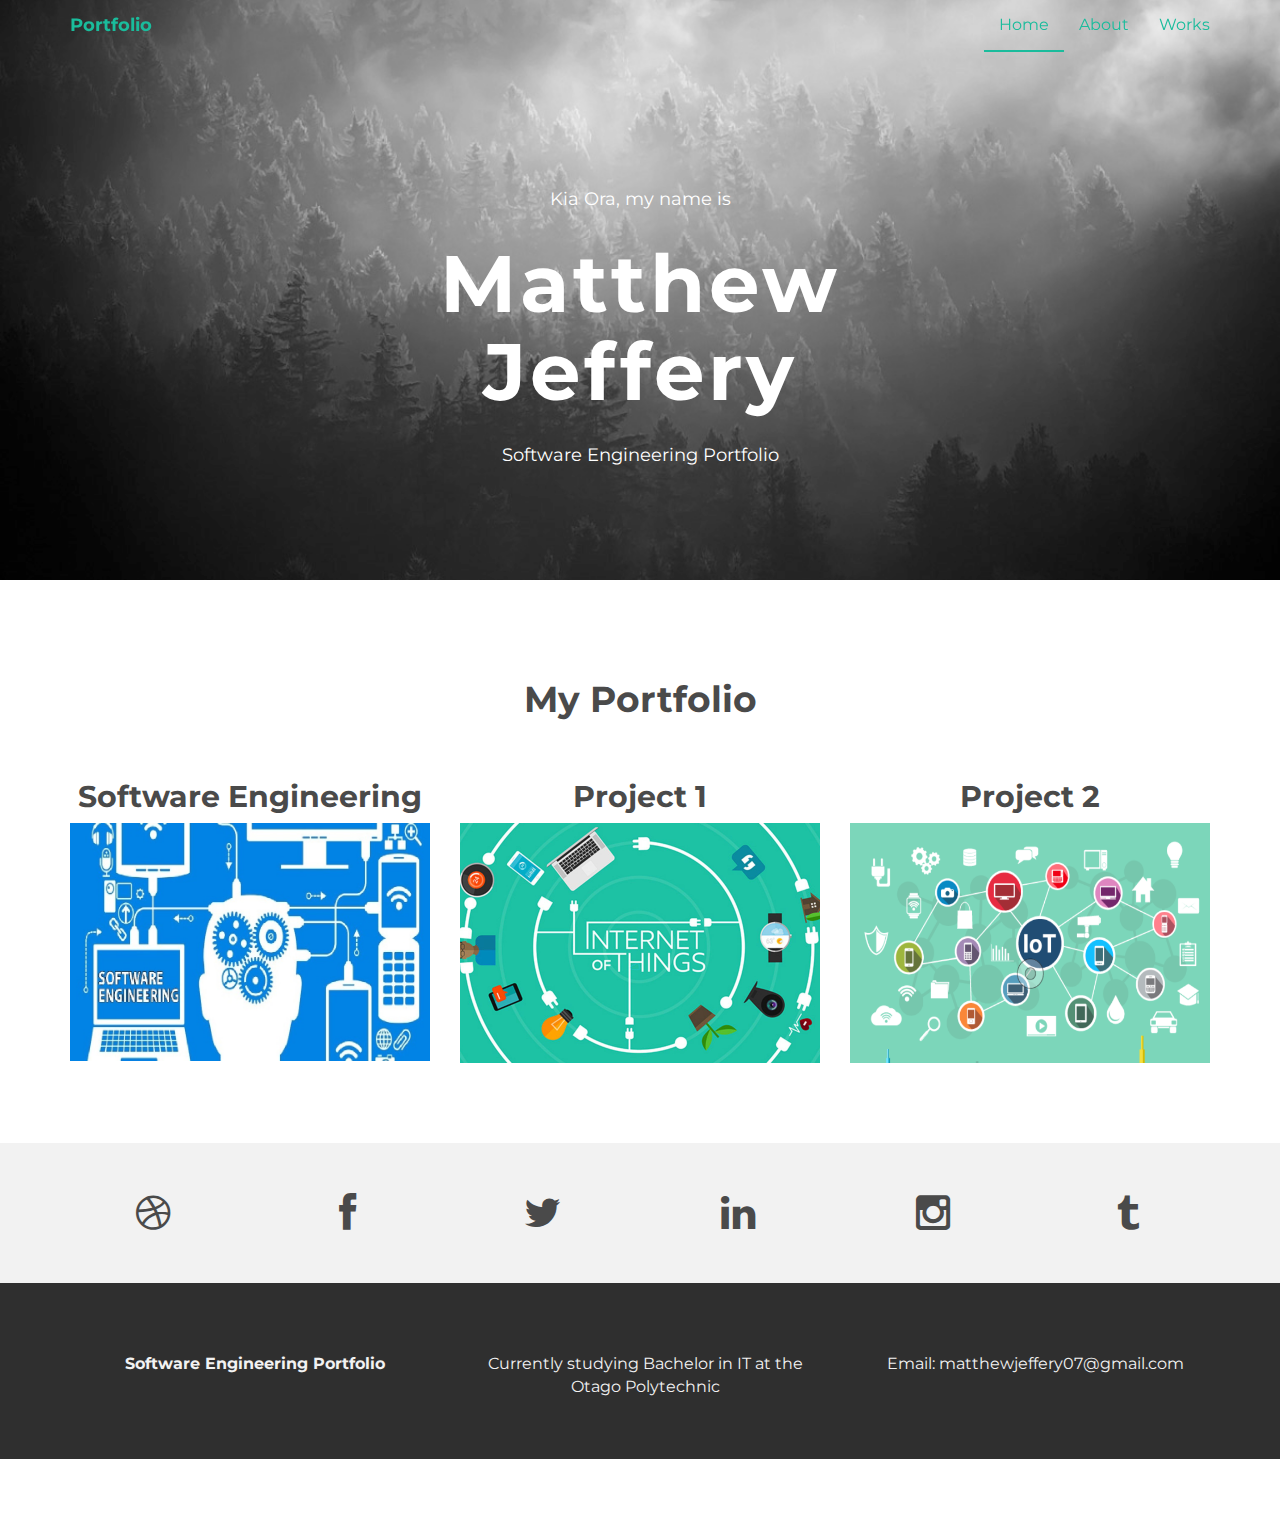
<file: index.html>
<!DOCTYPE html>
<html lang="en">
  <head>
    <meta charset="utf-8">
    <meta http-equiv="X-UA-Compatible" content="IE=edge">
    <meta name="viewport" content="width=device-width, initial-scale=1">
    <meta name="description" content="">
    <meta name="author" content="">
    <link rel="shortcut icon" href="assets/ico/favicon.ico">

    <title>IT Portfolio</title>

    <!-- Bootstrap core CSS -->
    <link href="assets/css/bootstrap.css" rel="stylesheet">

    <!-- Custom styles for this template -->
    <link href="assets/css/style.css" rel="stylesheet">
    <link href="assets/css/font-awesome.min.css" rel="stylesheet">

    <!-- Just for debugging purposes. Don't actually copy this line! -->
    <!--[if lt IE 9]><script src="../../assets/js/ie8-responsive-file-warning.js"></script><![endif]-->

    <!-- HTML5 shim and Respond.js IE8 support of HTML5 elements and media queries -->
    <!--[if lt IE 9]>
      <script src="https://oss.maxcdn.com/libs/html5shiv/3.7.0/html5shiv.js"></script>
      <script src="https://oss.maxcdn.com/libs/respond.js/1.4.2/respond.min.js"></script>
    <![endif]-->
  </head>

  <body>

    <!-- Static navbar -->
    <div class="navbar navbar-default navbar-fixed-top" role="navigation">
      <div class="container">
        <div class="navbar-header">
          <button type="button" class="navbar-toggle" data-toggle="collapse" data-target=".navbar-collapse">
            <span class="sr-only">Toggle navigation</span>
            <span class="icon-bar"></span>
            <span class="icon-bar"></span>
            <span class="icon-bar"></span>
          </button>
          <a class="navbar-brand" href="index.html">Portfolio</a>
        </div>
        <div class="navbar-collapse collapse">
          <ul class="nav navbar-nav navbar-right">
            <li class="active"><a href="index.html">Home</a></li>
            <li><a href="about.html">About</a></li>
            <li><a href="#works">Works</a></li>
          </ul>
        </div><!--/.nav-collapse -->
      </div>
    </div>


	<div id="headerwrap">
	    <div class="container">
			<div class="row">
				<div class="col-lg-6 col-lg-offset-3">
					<h4>Kia Ora, my name is</h4>
					<h1>Matthew Jeffery</h1>
					<h4>Software Engineering Portfolio</h4>
				</div>
			</div><!-- /row -->
	    </div> <!-- /container -->
	</div><!-- /headerwrap -->
	
	<section id="works"></section>
	<div class="container">
		<div class="row centered mt mb">
			<h1>My Portfolio</h1>
			
			<div class="col-lg-4 col-md-4 col-sm-4 gallery">
				<a href="soften.html"><h2>Software Engineering</h2><img src="assets/img/portfolio/softEnPic.jpg" class="img-responsive"></a>
			</div>
			<div class="col-lg-4 col-md-4 col-sm-4 gallery">
				<a href="project1.html"><h2>Project 1</h2><img src="assets/img/portfolio/project1Img.jpg" class="img-responsive" style="height: 240px;"></a>
			</div>
			<div class="col-lg-4 col-md-4 col-sm-4 gallery">
				<a href="project2.html"><h2>Project 2</h2><img src="assets/img/portfolio/project2Img.jpg" class="img-responsive" style="height: 240px;"></a>
			</div>
		</div><!-- /row -->
	</div><!-- /container -->
	
	<div id="social">
		<div class="container">
			<div class="row centered">
				<div class="col-lg-2">
					<a href="#"><i class="fa fa-dribbble"></i></a>
				</div>
				<div class="col-lg-2">
					<a href="#"><i class="fa fa-facebook"></i></a>
				</div>
				<div class="col-lg-2">
					<a href="#"><i class="fa fa-twitter"></i></a>
				</div>
				<div class="col-lg-2">
					<a href="#"><i class="fa fa-linkedin"></i></a>
				</div>
				<div class="col-lg-2">
					<a href="#"><i class="fa fa-instagram"></i></a>
				</div>
				<div class="col-lg-2">
					<a href="#"><i class="fa fa-tumblr"></i></a>
				</div>
			
			</div><!-- /row -->
		</div><!-- /container -->
	</div><!-- /social -->

	<div id="footerwrap">
		<div class="container">
			<div class="row centered">
				<div class="col-lg-4">
					<p><b>Software Engineering Portfolio</b></p>
				</div>
			
				<div class="col-lg-4">
					<p>Currently studying Bachelor in IT at the Otago Polytechnic</p>
				</div>
				<div class="col-lg-4">
					<p>Email: matthewjeffery07@gmail.com</p>
				</div>
			</div>
		</div>
	</div><!-- /footerwrap -->
	


    <!-- Bootstrap core JavaScript
    ================================================== -->
    <!-- Placed at the end of the document so the pages load faster -->
    <script src="https://ajax.googleapis.com/ajax/libs/jquery/1.11.0/jquery.min.js"></script>
    <script src="assets/js/bootstrap.min.js"></script>
  </body>
</html>
</file>
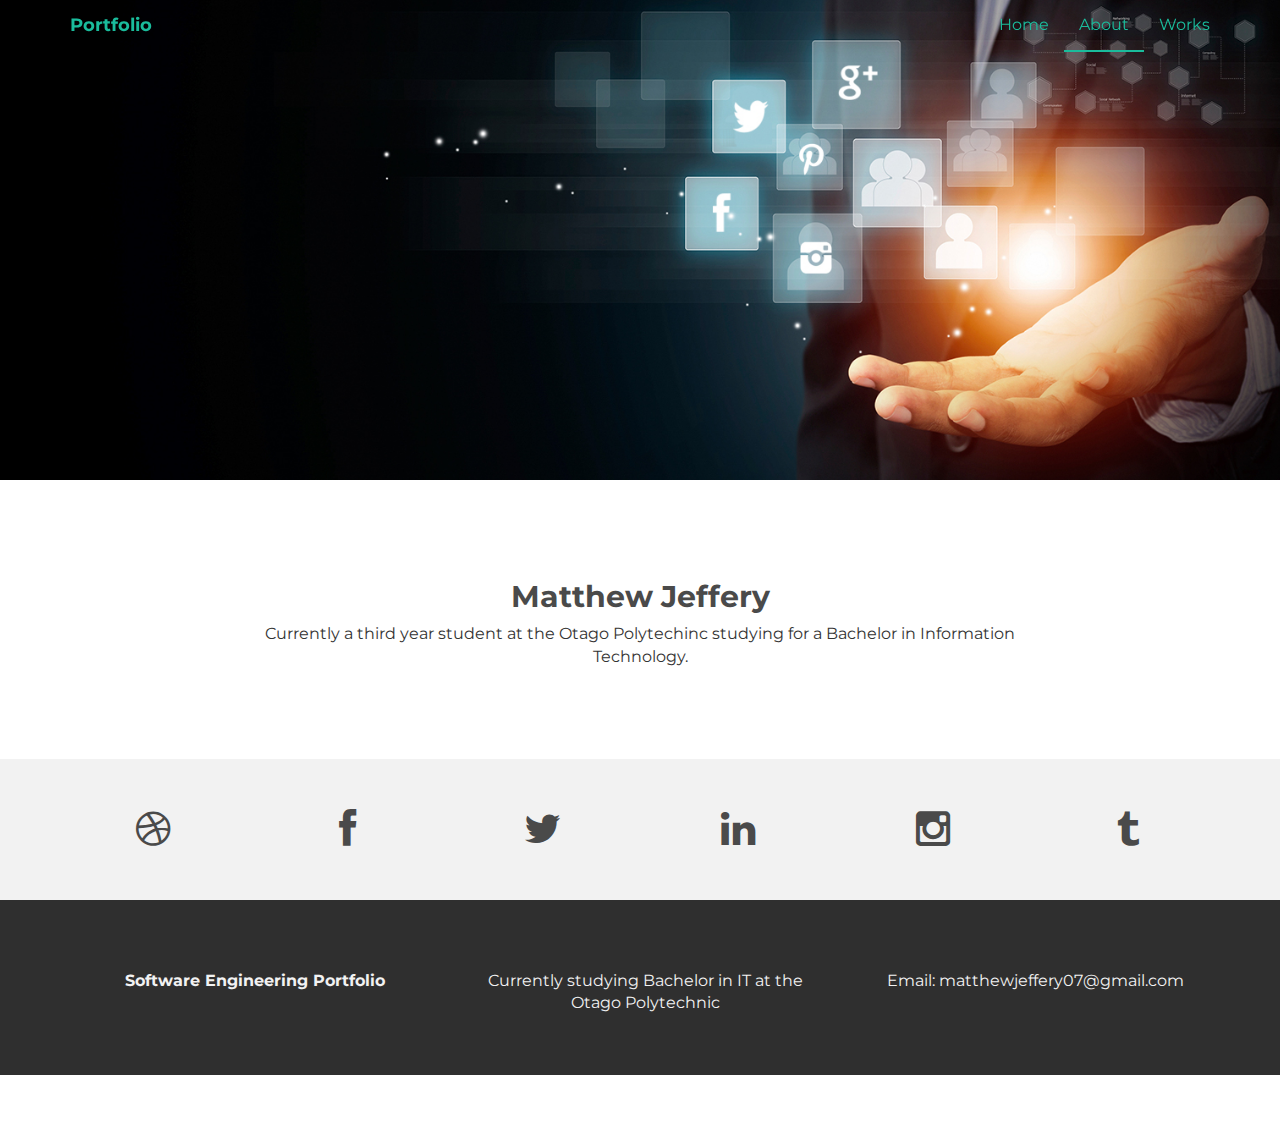
<file: about.html>
<!DOCTYPE html>
<html lang="en">
  <head>
    <meta charset="utf-8">
    <meta http-equiv="X-UA-Compatible" content="IE=edge">
    <meta name="viewport" content="width=device-width, initial-scale=1">
    <meta name="description" content="">
    <meta name="author" content="">
    <link rel="shortcut icon" href="assets/ico/favicon.ico">

    <title>About</title>

    <!-- Bootstrap core CSS -->
    <link href="assets/css/bootstrap.css" rel="stylesheet">

    <!-- Custom styles for this template -->
    <link href="assets/css/style.css" rel="stylesheet">
    <link href="assets/css/font-awesome.min.css" rel="stylesheet">

    <!-- Just for debugging purposes. Don't actually copy this line! -->
    <!--[if lt IE 9]><script src="../../assets/js/ie8-responsive-file-warning.js"></script><![endif]-->

    <!-- HTML5 shim and Respond.js IE8 support of HTML5 elements and media queries -->
    <!--[if lt IE 9]>
      <script src="https://oss.maxcdn.com/libs/html5shiv/3.7.0/html5shiv.js"></script>
      <script src="https://oss.maxcdn.com/libs/respond.js/1.4.2/respond.min.js"></script>
    <![endif]-->
  </head>

  <body>

    <!-- Static navbar -->
    <div class="navbar navbar-default navbar-fixed-top" role="navigation">
      <div class="container">
        <div class="navbar-header">
          <button type="button" class="navbar-toggle" data-toggle="collapse" data-target=".navbar-collapse">
            <span class="sr-only">Toggle navigation</span>
            <span class="icon-bar"></span>
            <span class="icon-bar"></span>
            <span class="icon-bar"></span>
          </button>
          <a class="navbar-brand" href="index.html">Portfolio</a>
        </div>
        <div class="navbar-collapse collapse">
          <ul class="nav navbar-nav navbar-right">
            <li><a href="index.html">Home</a></li>
            <li class="active"><a href="about.html">About</a></li>
            <li><a href="index.html#works">Works</a></li>
          </ul>
        </div><!--/.nav-collapse -->
      </div>
    </div>


	<div id="aboutwrap">
	    <div class="container">
			<div class="row">
				<div class="col-lg-6 col-lg-offset-3">
				</div>
			</div><!--/row -->
	    </div> <!-- /container -->
	</div><!--/aboutwrap -->

	<div class="container">
		<div class="row centered mt mb">
			<div class="col-lg-8 col-lg-offset-2">
				<h2>Matthew Jeffery</h2>
				<p>Currently a third year student at the Otago Polytechinc studying for a Bachelor in Information Technology.</p>
			</div>

		</div><!--/row -->
	</div><!--/container -->

	<div id="social">
		<div class="container">
			<div class="row centered">
				<div class="col-lg-2">
					<a href="#"><i class="fa fa-dribbble"></i></a>
				</div>
				<div class="col-lg-2">
					<a href="#"><i class="fa fa-facebook"></i></a>
				</div>
				<div class="col-lg-2">
					<a href="#"><i class="fa fa-twitter"></i></a>
				</div>
				<div class="col-lg-2">
					<a href="#"><i class="fa fa-linkedin"></i></a>
				</div>
				<div class="col-lg-2">
					<a href="#"><i class="fa fa-instagram"></i></a>
				</div>
				<div class="col-lg-2">
					<a href="#"><i class="fa fa-tumblr"></i></a>
				</div>

			</div><!--/row -->
		</div><!--/container -->
	</div><!--/social -->

	<div id="footerwrap">
		<div class="container">
			<div class="row centered">
				<div class="col-lg-4">
					<p><b>Software Engineering Portfolio</b></p>
				</div>

				<div class="col-lg-4">
					<p>Currently studying Bachelor in IT at the Otago Polytechnic</p>
				</div>
				<div class="col-lg-4">
					<p>Email: matthewjeffery07@gmail.com</p>
				</div>
			</div>
		</div>
	</div><!-- /footerwrap -->



    <!-- Bootstrap core JavaScript
    ================================================== -->
    <!-- Placed at the end of the document so the pages load faster -->
    <script src="https://ajax.googleapis.com/ajax/libs/jquery/1.11.0/jquery.min.js"></script>
    <script src="assets/js/bootstrap.min.js"></script>
  </body>
</html>
</file>
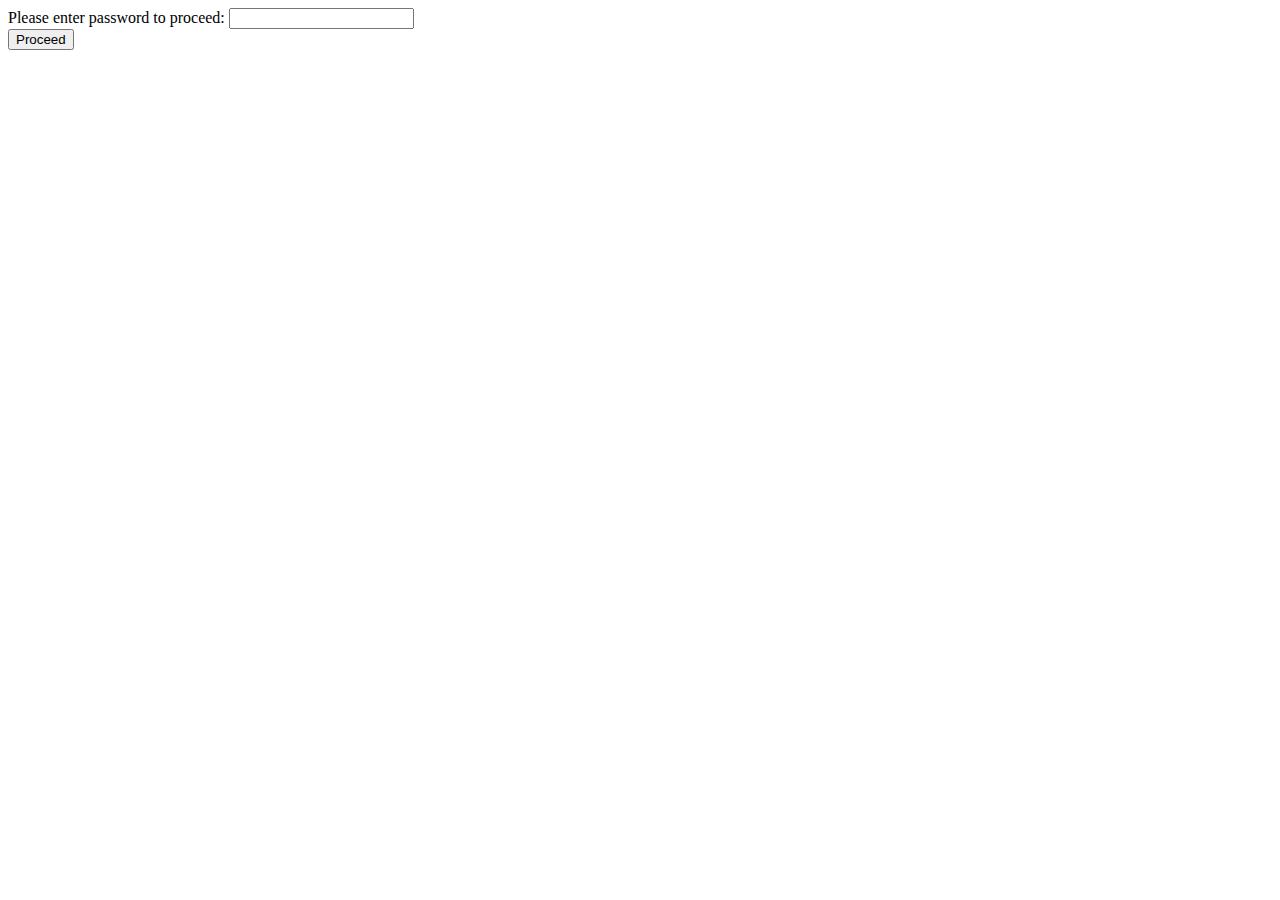
<file: passwordCV.html>
<html>
<head>
<title></title>

	<script type="text/javascript">
		function showPass(form) {
			var pass = form.password.value;

			var pass1 = "password1"

			if(pass == pass1)
			{
				document.write("Password valid.");
			}
			else
			{
				document.write("Please enter a valid password");
			}
		}
	</script>

</head>

<body>

	<form>
		Please enter password to proceed: <input type="text" name="password" /><br>
		<input type="button" value="Proceed" onclick="showPass(form)">
	</form>

</body>
</html>
</file>
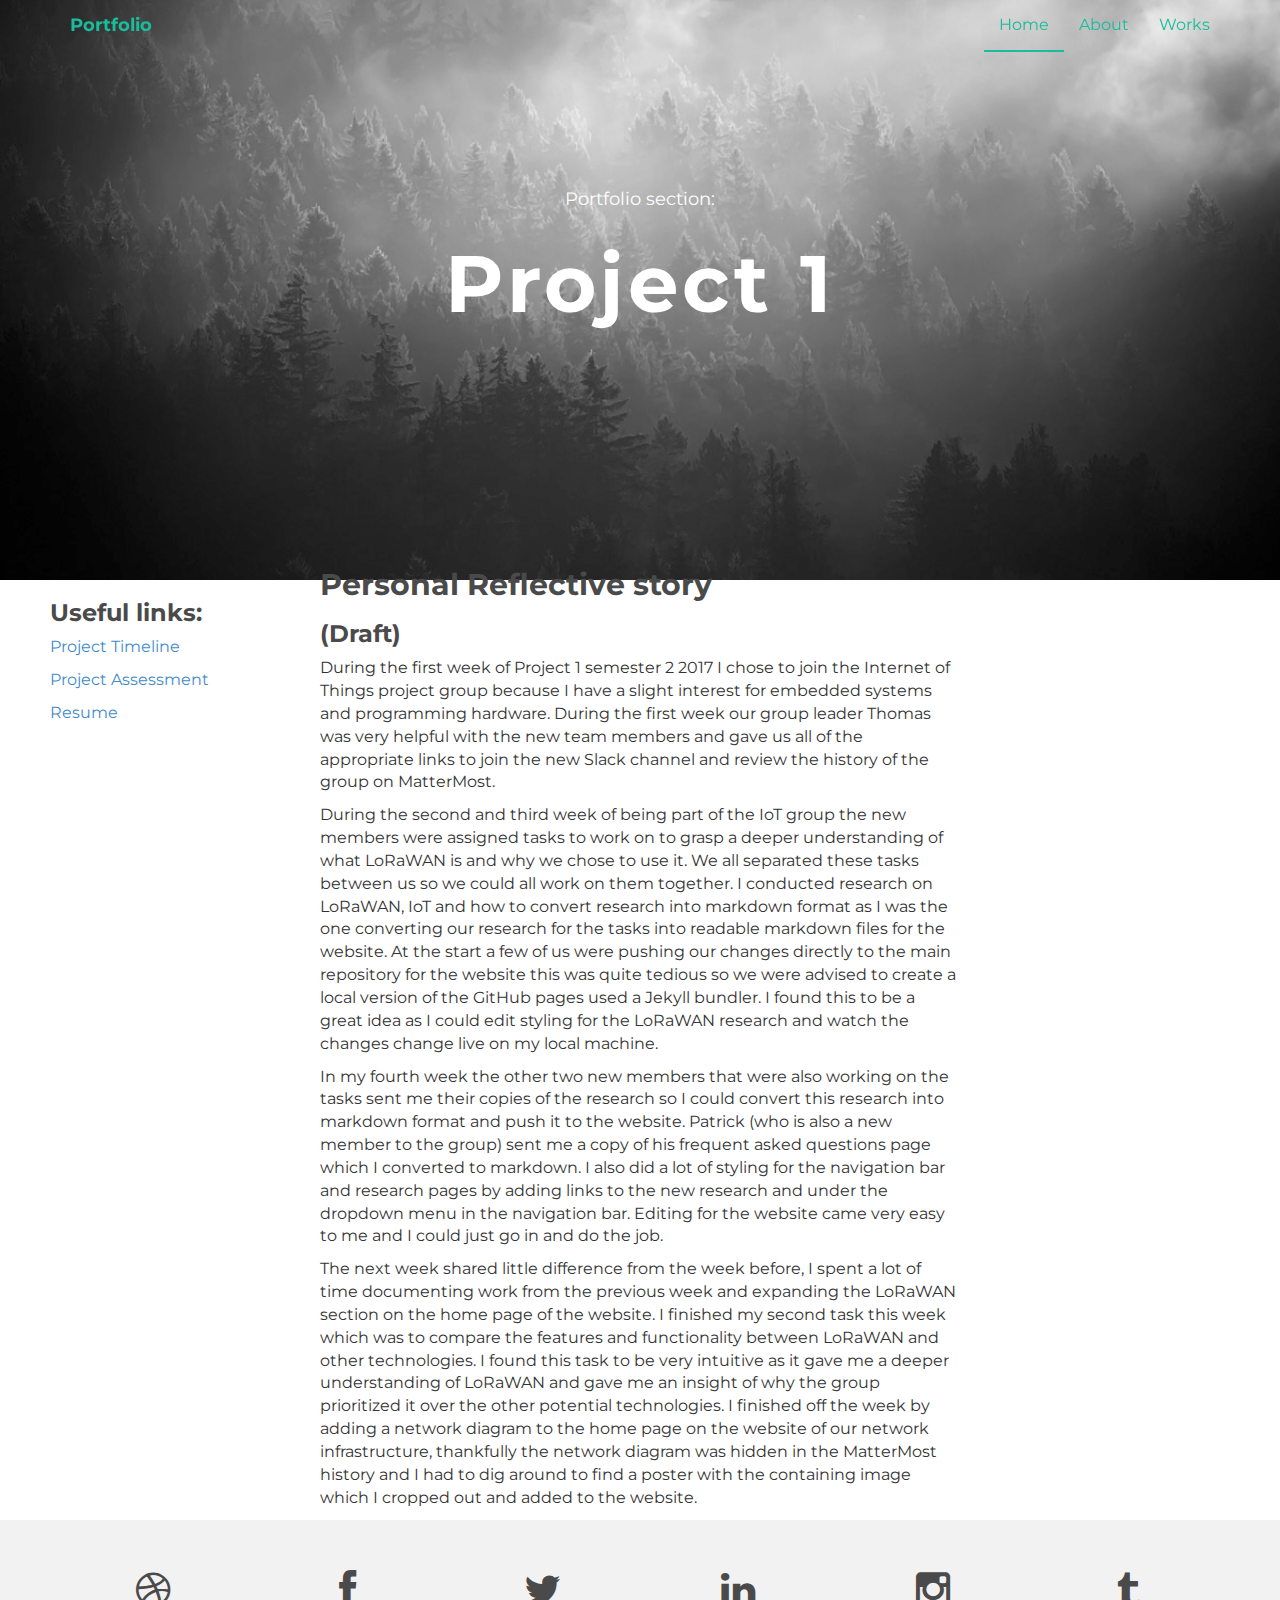
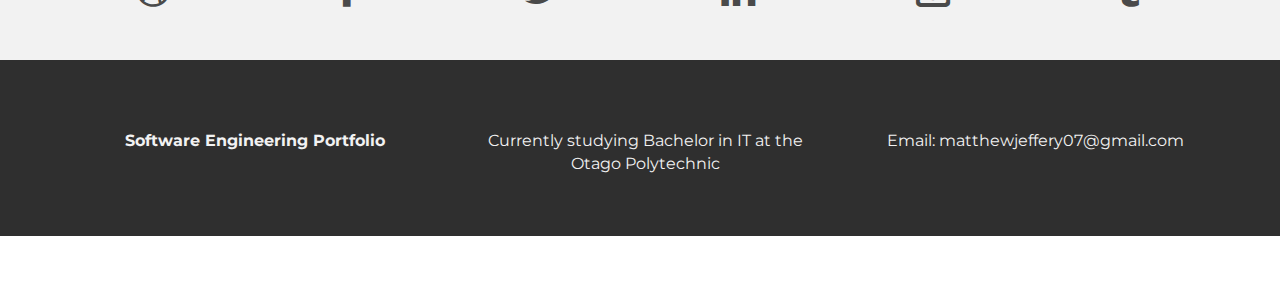
<file: project1.html>
<!DOCTYPE html>
<html lang="en">
  <head>
    <meta charset="utf-8">
    <meta http-equiv="X-UA-Compatible" content="IE=edge">
    <meta name="viewport" content="width=device-width, initial-scale=1">
    <meta name="description" content="">
    <meta name="author" content="">
    <link rel="shortcut icon" href="assets/ico/favicon.ico">

    <title>IT Portfolio</title>

    <!-- Bootstrap core CSS -->
    <link href="assets/css/bootstrap.css" rel="stylesheet">

    <!-- Custom styles for this template -->
    <link href="assets/css/style.css" rel="stylesheet">
    <link href="assets/css/font-awesome.min.css" rel="stylesheet">

    <script type="text/javascript" src="purify.js"></script>
    <script type="text/javascript">

		function CheckPass() {

			var pass1 = "fxd2vw8"
			var answer = prompt ("Please enter password to view my CV.")

      var cleanPass = DOMPurify.sanitize(answer);
      answer = cleanPass;

			if (answer == pass1)
			{
				window.location.href = "assets/Matthew_Jeffery_CV_2017.pdf"
			}
			else
			{
				confirm ("Please contact me for a password if you wish to view my CV.")
			}
		}
</script>
  </head>

  <body>

    <!-- Static navbar -->
    <div class="navbar navbar-default navbar-fixed-top" role="navigation">
      <div class="container">
        <div class="navbar-header">
          <button type="button" class="navbar-toggle" data-toggle="collapse" data-target=".navbar-collapse">
            <span class="sr-only">Toggle navigation</span>
            <span class="icon-bar"></span>
            <span class="icon-bar"></span>
            <span class="icon-bar"></span>
          </button>
          <a class="navbar-brand" href="index.html">Portfolio</a>
        </div>
        <div class="navbar-collapse collapse">
          <ul class="nav navbar-nav navbar-right">
            <li class="active"><a href="index.html">Home</a></li>
            <li><a href="about.html">About</a></li>
            <li><a href="#works">Works</a></li>
          </ul>
        </div><!--/.nav-collapse -->
      </div>
    </div>


	<div id="headerwrap">
	    <div class="container">
			<div class="row">
				<div class="col-lg-6 col-lg-offset-3">
					<h4>Portfolio section:</h4>
					<h1>Project 1</h1>
				</div>
			</div><!-- /row -->
	    </div> <!-- /container -->
	</div><!-- /headerwrap -->

  <div class="usefulLinks">
        <h3>Useful links:</h3>
         <p> <a href="projectTimeline.html">Project Timeline</a></p>
         <p> <a href="https://opbitproject.wordpress.com/project-assessment/">Project Assessment</a></p>
         <p> <a href="javascript:CheckPass();">Resume</a></p>
	  <br>
 </div>
	  
    <div class="projectContainer">
      <h2>Personal Reflective story</h2>
	    <h3>(Draft)</h3>

      <p>During the first week of Project 1 semester 2 2017 I chose to join the Internet of Things project group because I have a slight interest for embedded systems and programming hardware. During the first week our group leader Thomas was very helpful with the new team members and gave us all of the appropriate links to join the new Slack channel and review the history of the group on MatterMost.</p> 
<p>During the second and third week of being part of the IoT group the new members were assigned tasks to work on to grasp a deeper understanding of what LoRaWAN is and why we chose to use it. We all separated these tasks between us so we could all work on them together. I conducted research on LoRaWAN, IoT and how to convert research into markdown format as I was the one converting our research for the tasks into readable markdown files for the website. At the start a few of us were pushing our changes directly to the main repository for the website this was quite tedious so we were advised to create a local version of the GitHub pages used a Jekyll bundler. I found this to be a great idea as I could edit styling for the LoRaWAN research and watch the changes change live on my local machine. </p>
<p>In my fourth week the other two new members that were also working on the tasks sent me their copies of the research so I could convert this research into markdown format and push it to the website.  Patrick (who is also a new member to the group) sent me a copy of his frequent asked questions page which I converted to markdown. I also did a lot of styling for the navigation bar and research pages by adding links to the new research and under the dropdown menu in the navigation bar. Editing for the website came very easy to me and I could just go in and do the job.</p>
<p>The next week shared little difference from the week before, I spent a lot of time documenting work from the previous week and expanding the LoRaWAN section on the home page of the website. I finished my second task this week which was to compare the features and functionality between LoRaWAN and other technologies. I found this task to be very intuitive as it gave me a deeper understanding of LoRaWAN and gave me an insight of why the group prioritized it over the other potential technologies. I finished off the week by adding a network diagram to the home page on the website of our network infrastructure, thankfully the network diagram was hidden in the MatterMost history and I had to dig around to find a poster with the containing image which I cropped out and added to the website. </p>
    </div>



    <div id="social">
    <div class="container">
      <div class="row centered">
        <div class="col-lg-2">
          <a href="#"><i class="fa fa-dribbble"></i></a>
        </div>
        <div class="col-lg-2">
          <a href="#"><i class="fa fa-facebook"></i></a>
        </div>
        <div class="col-lg-2">
          <a href="#"><i class="fa fa-twitter"></i></a>
        </div>
        <div class="col-lg-2">
          <a href="#"><i class="fa fa-linkedin"></i></a>
        </div>
        <div class="col-lg-2">
          <a href="#"><i class="fa fa-instagram"></i></a>
        </div>
        <div class="col-lg-2">
          <a href="#"><i class="fa fa-tumblr"></i></a>
        </div>
      
      </div><!-- /row -->
    </div><!-- /container -->
  </div><!-- /social -->

  <div id="footerwrap">
    <div class="container">
      <div class="row centered">
        <div class="col-lg-4">
          <p><b>Software Engineering Portfolio</b></p>
        </div>
      
        <div class="col-lg-4">
          <p>Currently studying Bachelor in IT at the Otago Polytechnic</p>
        </div>
        <div class="col-lg-4">
          <p>Email: matthewjeffery07@gmail.com</p>
        </div>
      </div>
    </div>
  </div><!-- /footerwrap -->
  


    <!-- Bootstrap core JavaScript
    ================================================== -->
    <!-- Placed at the end of the document so the pages load faster -->
    <script src="https://ajax.googleapis.com/ajax/libs/jquery/1.11.0/jquery.min.js"></script>
    <script src="assets/js/bootstrap.min.js"></script>
  </body>
</html>
</file>
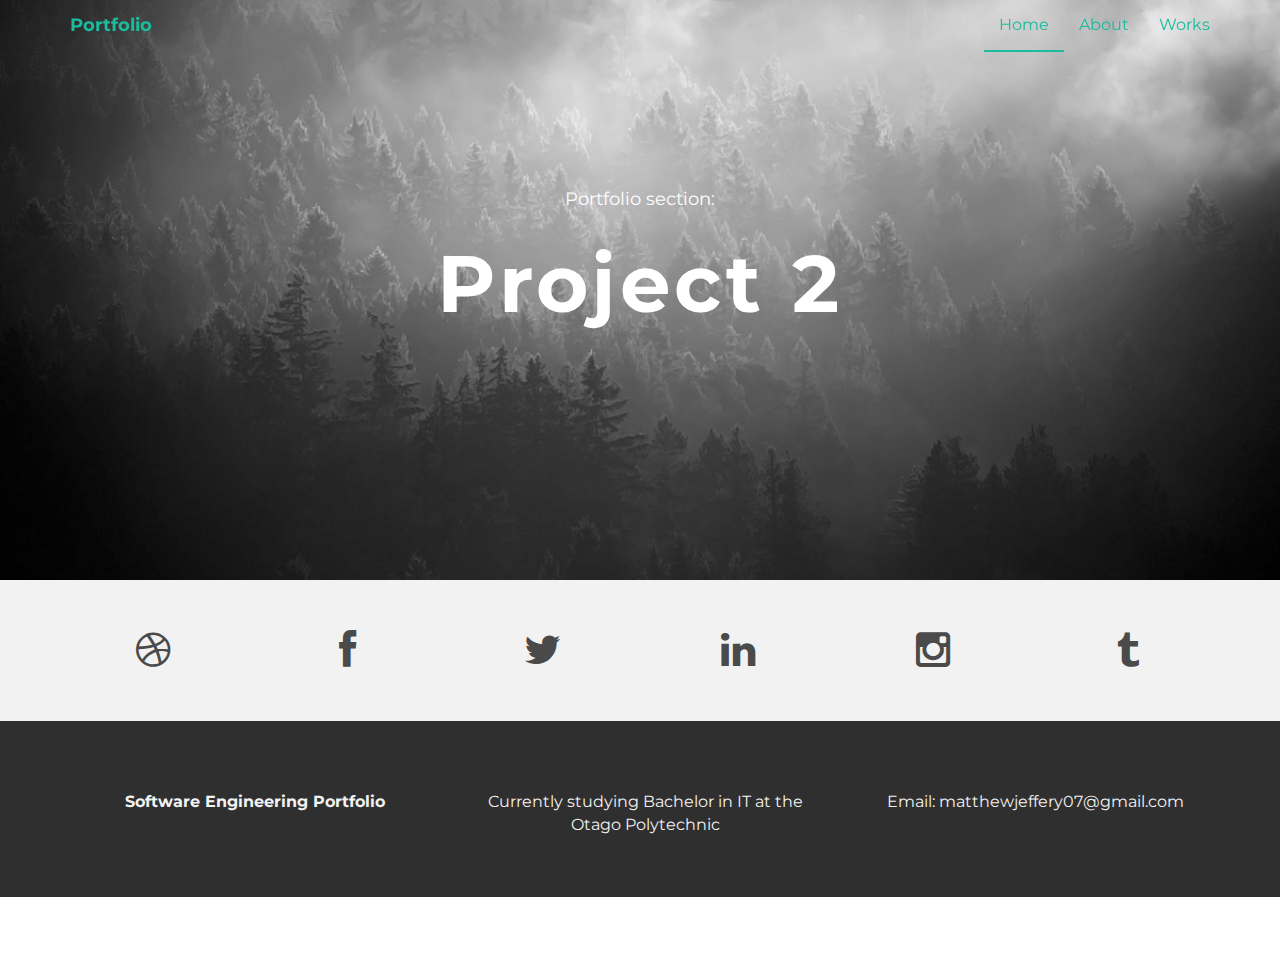
<file: project2.html>
<!DOCTYPE html>
<html lang="en">
  <head>
    <meta charset="utf-8">
    <meta http-equiv="X-UA-Compatible" content="IE=edge">
    <meta name="viewport" content="width=device-width, initial-scale=1">
    <meta name="description" content="">
    <meta name="author" content="">
    <link rel="shortcut icon" href="assets/ico/favicon.ico">

    <title>IT Portfolio</title>

    <!-- Bootstrap core CSS -->
    <link href="assets/css/bootstrap.css" rel="stylesheet">

    <!-- Custom styles for this template -->
    <link href="assets/css/style.css" rel="stylesheet">
    <link href="assets/css/font-awesome.min.css" rel="stylesheet">
  </head>

  <body>

    <!-- Static navbar -->
    <div class="navbar navbar-default navbar-fixed-top" role="navigation">
      <div class="container">
        <div class="navbar-header">
          <button type="button" class="navbar-toggle" data-toggle="collapse" data-target=".navbar-collapse">
            <span class="sr-only">Toggle navigation</span>
            <span class="icon-bar"></span>
            <span class="icon-bar"></span>
            <span class="icon-bar"></span>
          </button>
          <a class="navbar-brand" href="index.html">Portfolio</a>
        </div>
        <div class="navbar-collapse collapse">
          <ul class="nav navbar-nav navbar-right">
            <li class="active"><a href="index.html">Home</a></li>
            <li><a href="about.html">About</a></li>
            <li><a href="#works">Works</a></li>
          </ul>
        </div><!--/.nav-collapse -->
      </div>
    </div>


	<div id="headerwrap">
	    <div class="container">
			<div class="row">
				<div class="col-lg-6 col-lg-offset-3">
					<h4>Portfolio section:</h4>
					<h1>Project 2</h1>
				</div>
			</div><!-- /row -->
	    </div> <!-- /container -->
	</div><!-- /headerwrap -->

    <div id="social">
    <div class="container">
      <div class="row centered">
        <div class="col-lg-2">
          <a href="#"><i class="fa fa-dribbble"></i></a>
        </div>
        <div class="col-lg-2">
          <a href="#"><i class="fa fa-facebook"></i></a>
        </div>
        <div class="col-lg-2">
          <a href="#"><i class="fa fa-twitter"></i></a>
        </div>
        <div class="col-lg-2">
          <a href="#"><i class="fa fa-linkedin"></i></a>
        </div>
        <div class="col-lg-2">
          <a href="#"><i class="fa fa-instagram"></i></a>
        </div>
        <div class="col-lg-2">
          <a href="#"><i class="fa fa-tumblr"></i></a>
        </div>
      
      </div><!-- /row -->
    </div><!-- /container -->
  </div><!-- /social -->

  <div id="footerwrap">
    <div class="container">
      <div class="row centered">
        <div class="col-lg-4">
          <p><b>Software Engineering Portfolio</b></p>
        </div>
      
        <div class="col-lg-4">
          <p>Currently studying Bachelor in IT at the Otago Polytechnic</p>
        </div>
        <div class="col-lg-4">
          <p>Email: matthewjeffery07@gmail.com</p>
        </div>
      </div>
    </div>
  </div><!-- /footerwrap -->
  


    <!-- Bootstrap core JavaScript
    ================================================== -->
    <!-- Placed at the end of the document so the pages load faster -->
    <script src="https://ajax.googleapis.com/ajax/libs/jquery/1.11.0/jquery.min.js"></script>
    <script src="assets/js/bootstrap.min.js"></script>
  </body>
</html>
</file>
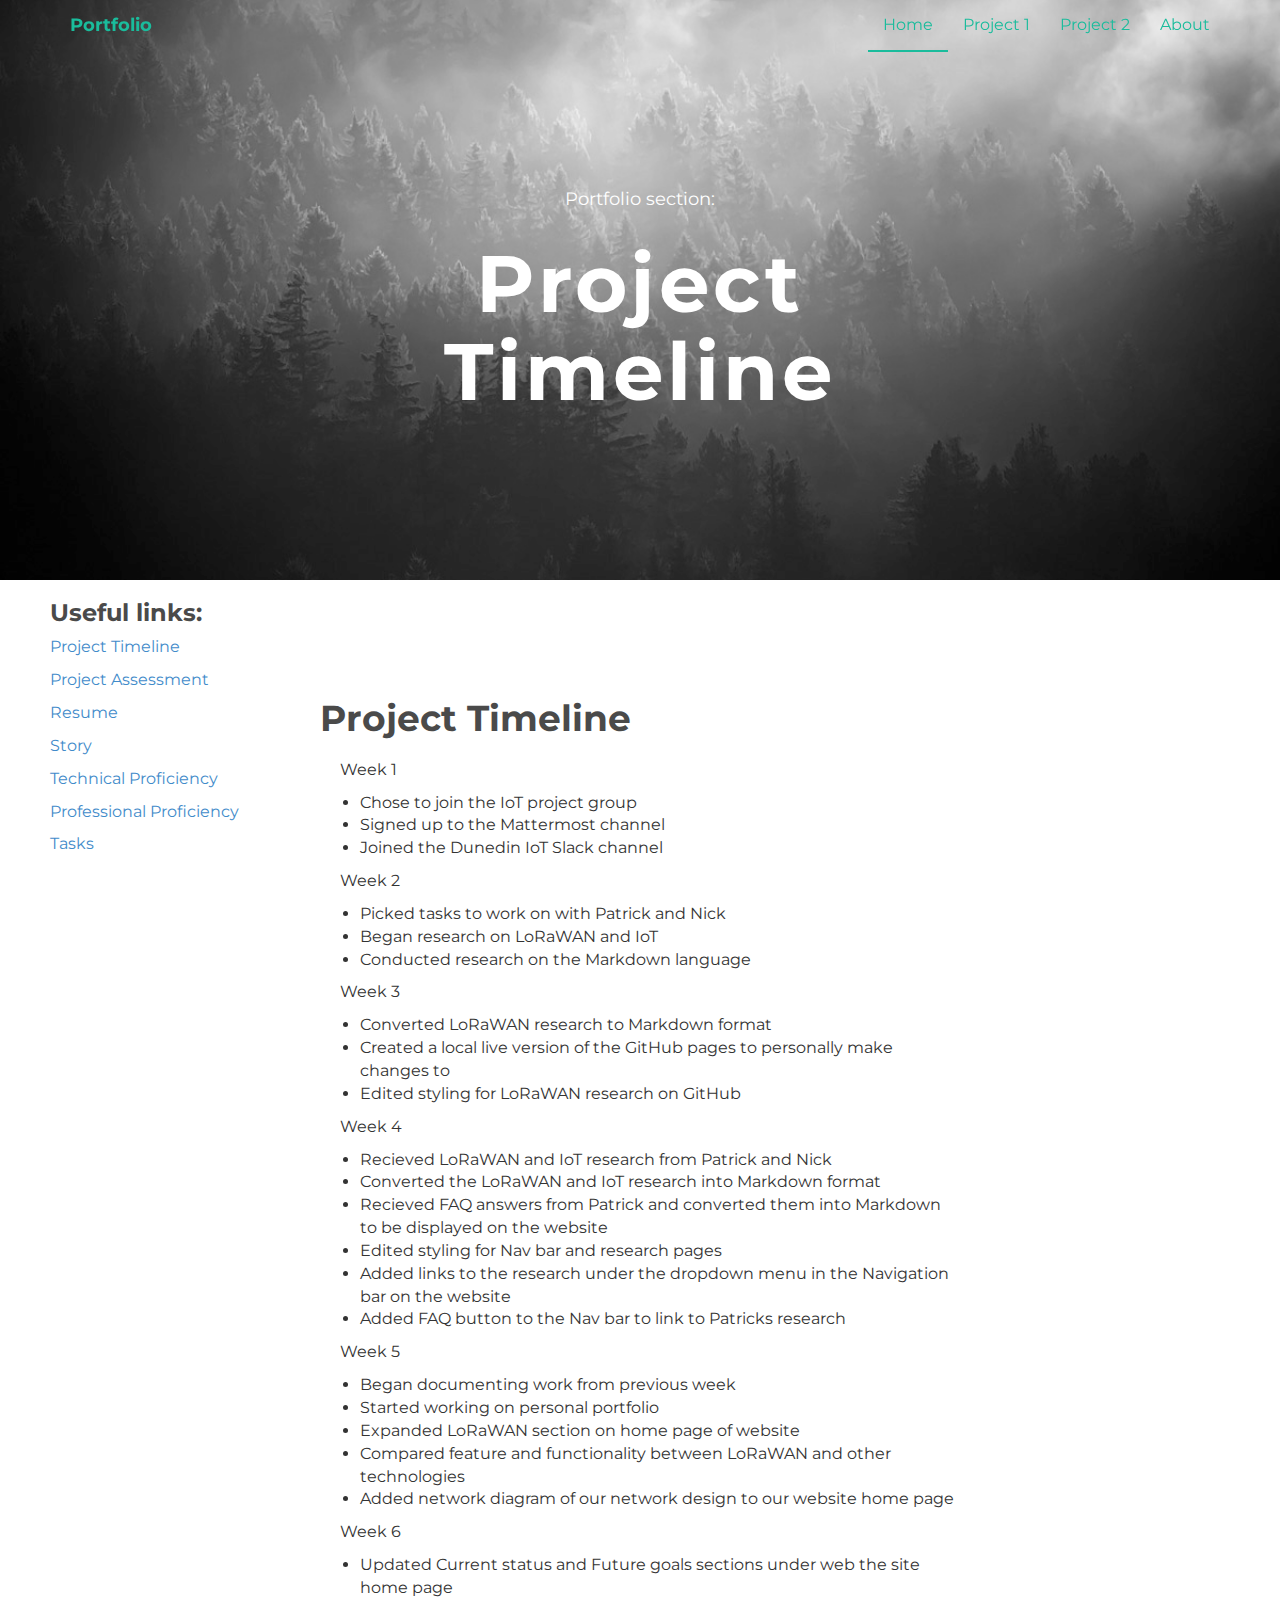
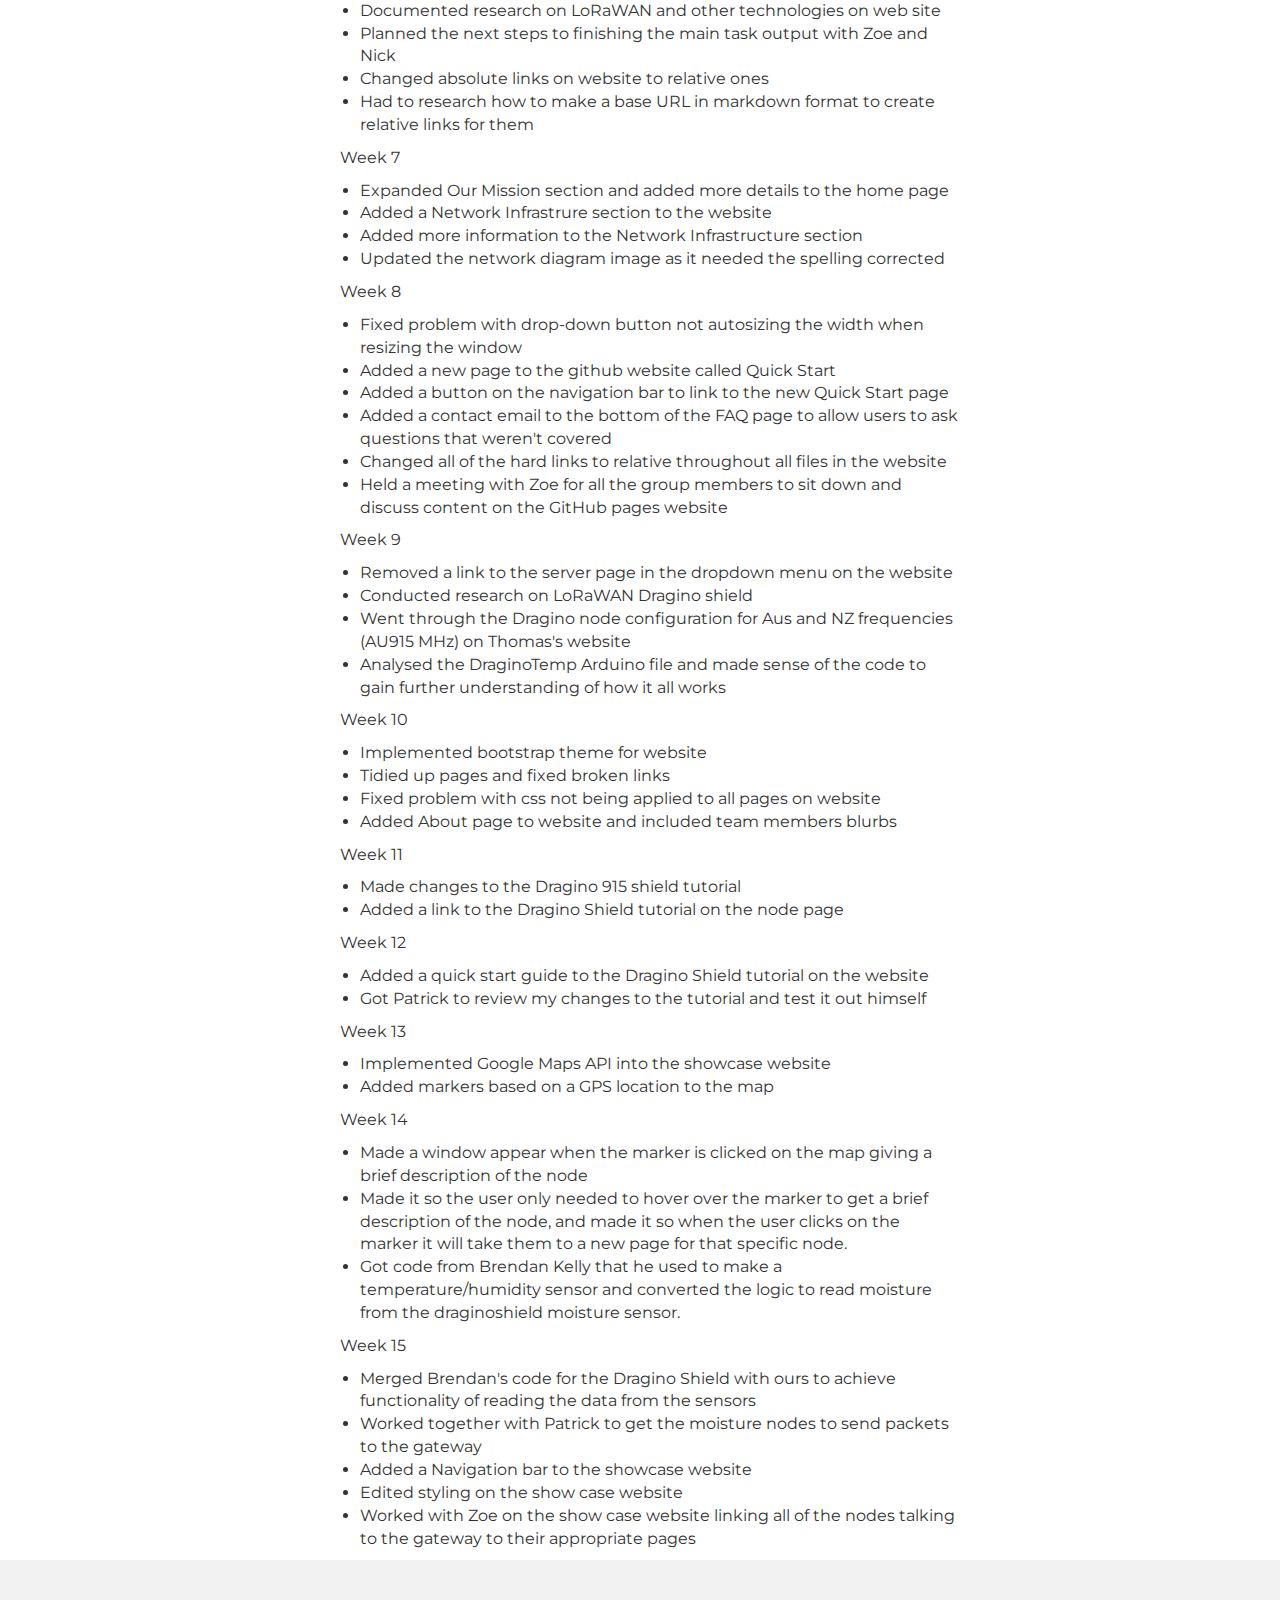
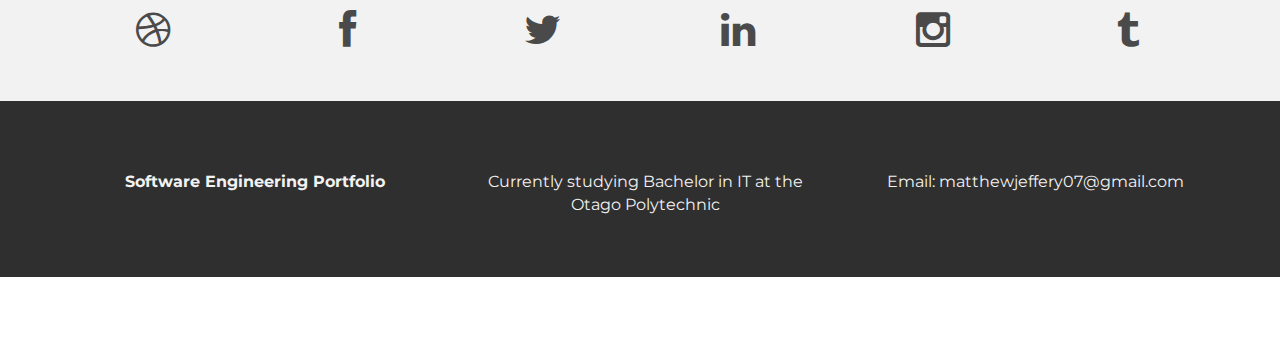
<file: projectTimeline.html>
<!DOCTYPE html>
<html lang="en">
  <head>
    <meta charset="utf-8">
    <meta http-equiv="X-UA-Compatible" content="IE=edge">
    <meta name="viewport" content="width=device-width, initial-scale=1">
    <meta name="description" content="">
    <meta name="author" content="">
    <link rel="shortcut icon" href="assets/ico/favicon.ico">

    <title>IT Portfolio</title>

    <!-- Bootstrap core CSS -->
    <link href="assets/css/bootstrap.css" rel="stylesheet">

    <!-- Custom styles for this template -->
    <link href="assets/css/style.css" rel="stylesheet">
    <link href="assets/css/font-awesome.min.css" rel="stylesheet">

    <script type="text/javascript" src="purify.js"></script>
    <script type="text/javascript" src="assets/js/passwordValidator.js"></script>
  </head>

  <body>

    <!-- Static navbar -->
    <div class="navbar navbar-default navbar-fixed-top" role="navigation">
      <div class="container">
        <div class="navbar-header">
          <button type="button" class="navbar-toggle" data-toggle="collapse" data-target=".navbar-collapse">
            <span class="sr-only">Toggle navigation</span>
            <span class="icon-bar"></span>
            <span class="icon-bar"></span>
            <span class="icon-bar"></span>
          </button>
          <a class="navbar-brand" href="index.html">Portfolio</a>
        </div>
        <div class="navbar-collapse collapse">
          <ul class="nav navbar-nav navbar-right">
            <li class="active"><a href="index.html">Home</a></li>
            <li><a href="project1.html">Project 1</a></li>
            <li><a href="project2.html">Project 2</a></li>
            <li><a href="about.html">About</a></li>
          </ul>
        </div><!--/.nav-collapse -->
      </div>
    </div>


	<div id="headerwrap">
	    <div class="container">
			<div class="row">
				<div class="col-lg-6 col-lg-offset-3">
					<h4>Portfolio section:</h4>
					<h1>Project Timeline</h1>
				</div>
			</div><!-- /row -->
	    </div> <!-- /container -->
	</div><!-- /headerwrap -->

  <div class="usefulLinks">
    <h3>Useful links:</h3>
     <p> <a href="projectTimeline.html">Project Timeline</a></p>
     <p> <a href="https://opbitproject.wordpress.com/project-assessment/">Project Assessment</a></p>
     <p> <a href="javascript:CheckPass();">Resume</a></p>
     <p> <a href="story.html">Story</a></p>
     <p> <a href="techProf.html">Technical Proficiency</a></p>
     <p> <a href="proProf.html">Professional Proficiency</a></p>
<p> <a href="tasks.html">Tasks</a></p>

	  <br>
  </div>

<div class="timelineContainer">
<h1>Project Timeline</h1>
<ul>
	<p>Week 1</p>
    <li>Chose to join the IoT project group</li>
    <li>Signed up to the Mattermost channel</li>
    <li>Joined the Dunedin IoT Slack channel</li>
	<p>Week 2</p>
    <li>Picked tasks to work on with Patrick and Nick</li>
    <li>Began research on LoRaWAN and IoT</li>
    <li>Conducted research on the Markdown language</li>
	<p>Week 3</p>
    <li>Converted LoRaWAN research to Markdown format</li>
    <li>Created a local live version of the GitHub pages to personally make changes to</li>
    <li>Edited styling for LoRaWAN research on GitHub</li>
	<p>Week 4</p>
    <li>Recieved LoRaWAN and IoT research from Patrick and Nick</li>
    <li>Converted the LoRaWAN and IoT research into Markdown format</li>
    <li>Recieved FAQ answers from Patrick and converted them into Markdown to be displayed on the website</li>
    <li>Edited styling for Nav bar and research pages</li>
    <li>Added links to the research under the dropdown menu in the Navigation bar on the website</li>
    <li>Added FAQ button to the Nav bar to link to Patricks research</li>
  <p>Week 5</p>
    <li>Began documenting work from previous week</li>
    <li>Started working on personal portfolio</li>
  	<li>Expanded LoRaWAN section on home page of website</li>
  	<li>Compared feature and functionality between LoRaWAN and other technologies</li>
  	<li>Added network diagram of our network design to our website home page</li>
  <p>Week 6</p>
    <li>Updated Current status and Future goals sections under web the site home page</li>
    <li>Documented research on LoRaWAN and other technologies on web site</li>
    <li>Planned the next steps to finishing the main task output with Zoe and Nick</li>
    <li>Changed absolute links on website to relative ones</li>
    <li>Had to research how to make a base URL in markdown format to create relative links for them</li>
  <p>Week 7</p>
  	<li>Expanded Our Mission section and added more details to the home page</li>
  	<li>Added a Network Infrastrure section to the website</li>
  	<li>Added more information to the Network Infrastructure section</li>
  	<li>Updated the network diagram image as it needed the spelling corrected</li>
  <p>Week 8</p>
  	<li>Fixed problem with drop-down button not autosizing the width when resizing the window</li>
  	<li>Added a new page to the github website called Quick Start</li>
  	<li>Added a button on the navigation bar to link to the new Quick Start page</li>
  	<li>Added a contact email to the bottom of the FAQ page to allow users to ask questions that weren't covered</li>
  	<li>Changed all of the hard links to relative throughout all files in the website</li>
  	<li>Held a meeting with Zoe for all the group members to sit down and discuss content on the GitHub pages website</li>
  <p>Week 9</p>
  	<li>Removed a link to the server page in the dropdown menu on the website</li>
  	<li>Conducted research on LoRaWAN Dragino shield</li>
  	<li>Went through the Dragino node configuration for Aus and NZ frequencies (AU915 MHz) on Thomas's website</li>
  	<li>Analysed the DraginoTemp Arduino file and made sense of the code to gain further understanding of how it all works</li>
  <p>Week 10</p>
  	 <li>Implemented bootstrap theme for website</li>
  	 <li>Tidied up pages and fixed broken links</li>
  	 <li>Fixed problem with css not being applied to all pages on website</li>
     <li>Added About page to website and included team members blurbs</li>
	<p>Week 11</p>
     <li>Made changes to the Dragino 915 shield tutorial</li>
     <li>Added a link to the Dragino Shield tutorial on the node page</li>
 <p>Week 12</p>
    <li>Added a quick start guide to the Dragino Shield tutorial on the website</li>
    <li>Got Patrick to review my changes to the tutorial and test it out himself</li>
  <p>Week 13</p>
   <li>Implemented Google Maps API into the showcase website</li>
   <li>Added markers based on a GPS location to the map</li>
   <p>Week 14</p>
    <li>Made a window appear when the marker is clicked on the map giving a brief description of the node</li>
    <li>Made it so the user only needed to hover over the marker to get a brief description of the node, and made it so when the user clicks on the marker it will take them to a new page for that specific node.</li>
    <li>Got code from Brendan Kelly that he used to make a temperature/humidity sensor and converted the logic to read moisture from the draginoshield moisture sensor.</li>
  <p>Week 15</p>
  <li>Merged Brendan's code for the Dragino Shield with ours to achieve functionality of reading the data from the sensors</li>
     <li>Worked together with Patrick to get the moisture nodes to send packets to the gateway</li>
     <li>Added a Navigation bar to the showcase website</li>
     <li>Edited styling on the show case website</li>
      <li>Worked with Zoe on the show case website linking all of the nodes talking to the gateway to their appropriate pages</li>
      </ul>
    </div>

    <div id="social">
    <div class="container">
      <div class="row centered">
        <div class="col-lg-2">
          <a href="#"><i class="fa fa-dribbble"></i></a>
        </div>
        <div class="col-lg-2">
          <a href="#"><i class="fa fa-facebook"></i></a>
        </div>
        <div class="col-lg-2">
          <a href="#"><i class="fa fa-twitter"></i></a>
        </div>
        <div class="col-lg-2">
          <a href="#"><i class="fa fa-linkedin"></i></a>
        </div>
        <div class="col-lg-2">
          <a href="#"><i class="fa fa-instagram"></i></a>
        </div>
        <div class="col-lg-2">
          <a href="#"><i class="fa fa-tumblr"></i></a>
        </div>

      </div><!-- /row -->
    </div><!-- /container -->
  </div><!-- /social -->

  <div id="footerwrap">
    <div class="container">
      <div class="row centered">
        <div class="col-lg-4">
          <p><b>Software Engineering Portfolio</b></p>
        </div>

        <div class="col-lg-4">
          <p>Currently studying Bachelor in IT at the Otago Polytechnic</p>
        </div>
        <div class="col-lg-4">
          <p>Email: matthewjeffery07@gmail.com</p>
        </div>
      </div>
    </div>
  </div><!-- /footerwrap -->



    <!-- Bootstrap core JavaScript
    ================================================== -->
    <!-- Placed at the end of the document so the pages load faster -->
    <script src="https://ajax.googleapis.com/ajax/libs/jquery/1.11.0/jquery.min.js"></script>
    <script src="assets/js/bootstrap.min.js"></script>
  </body>
</html>
</file>
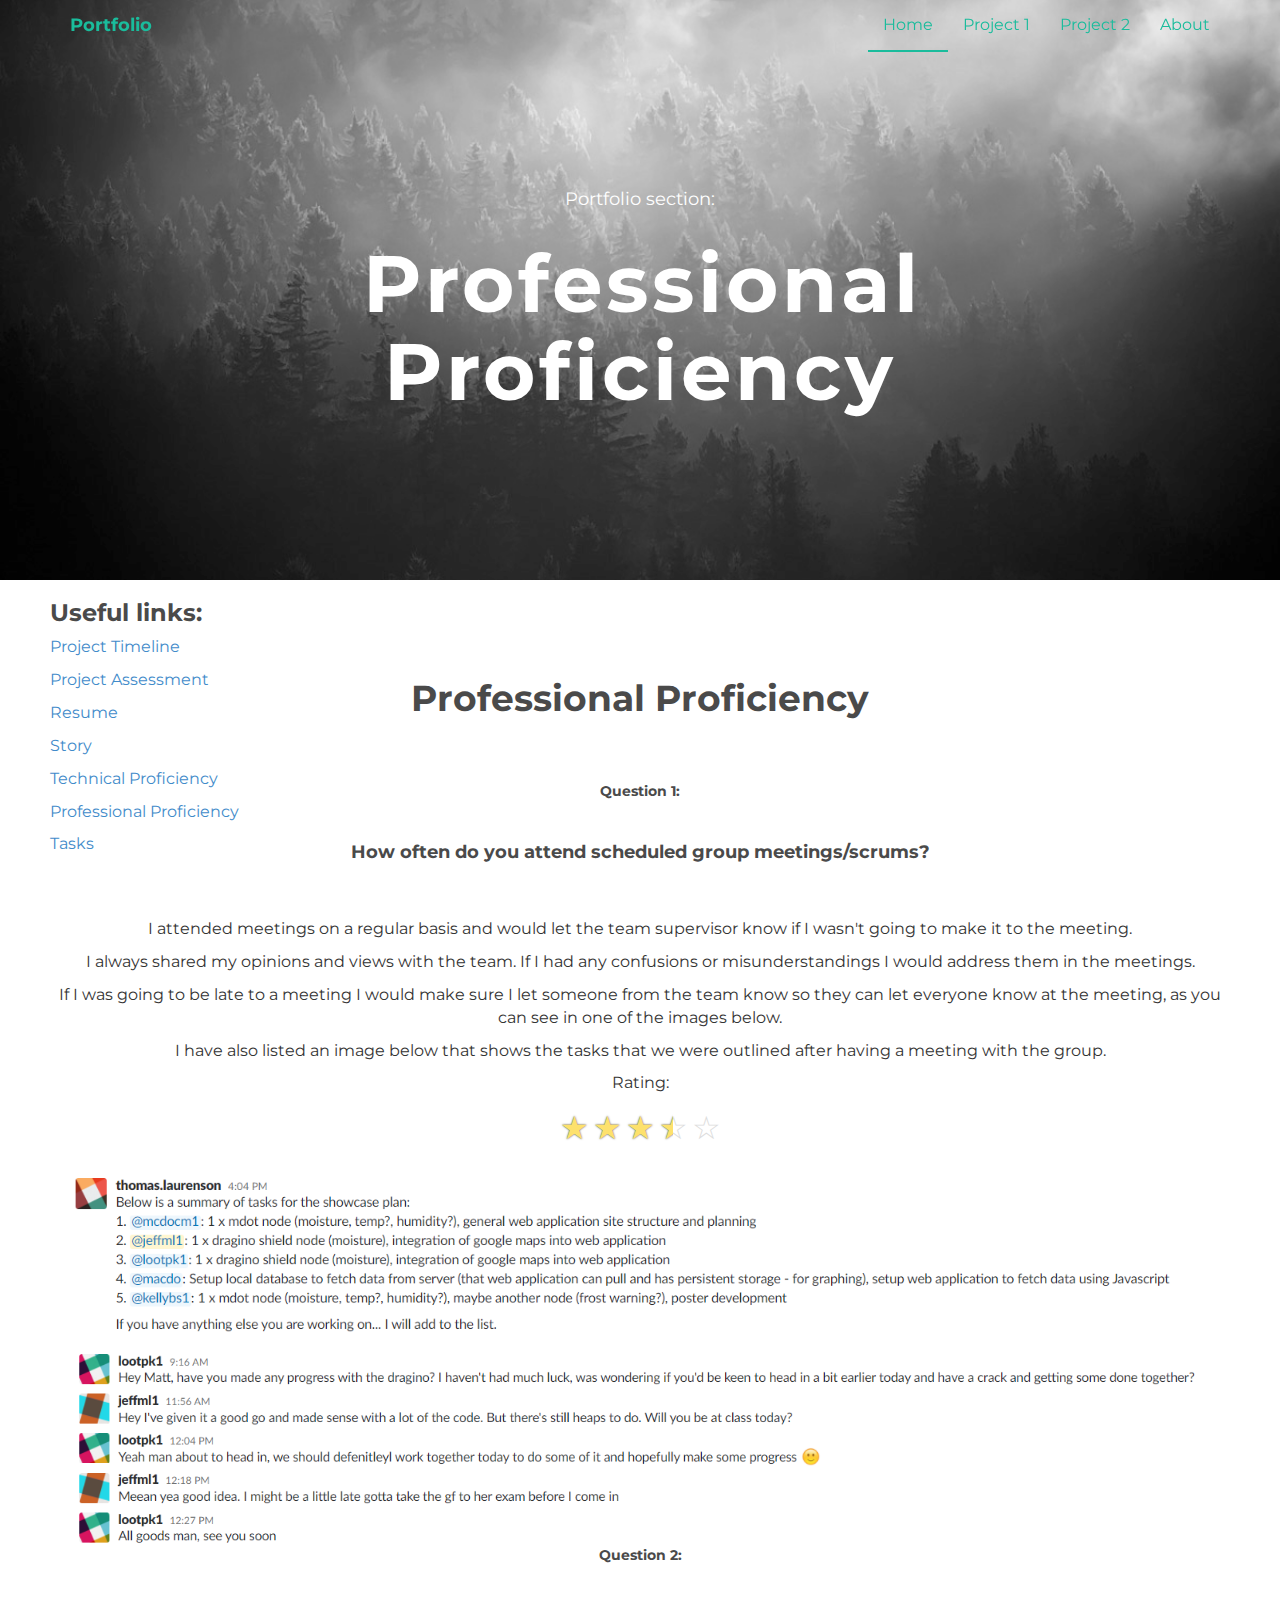
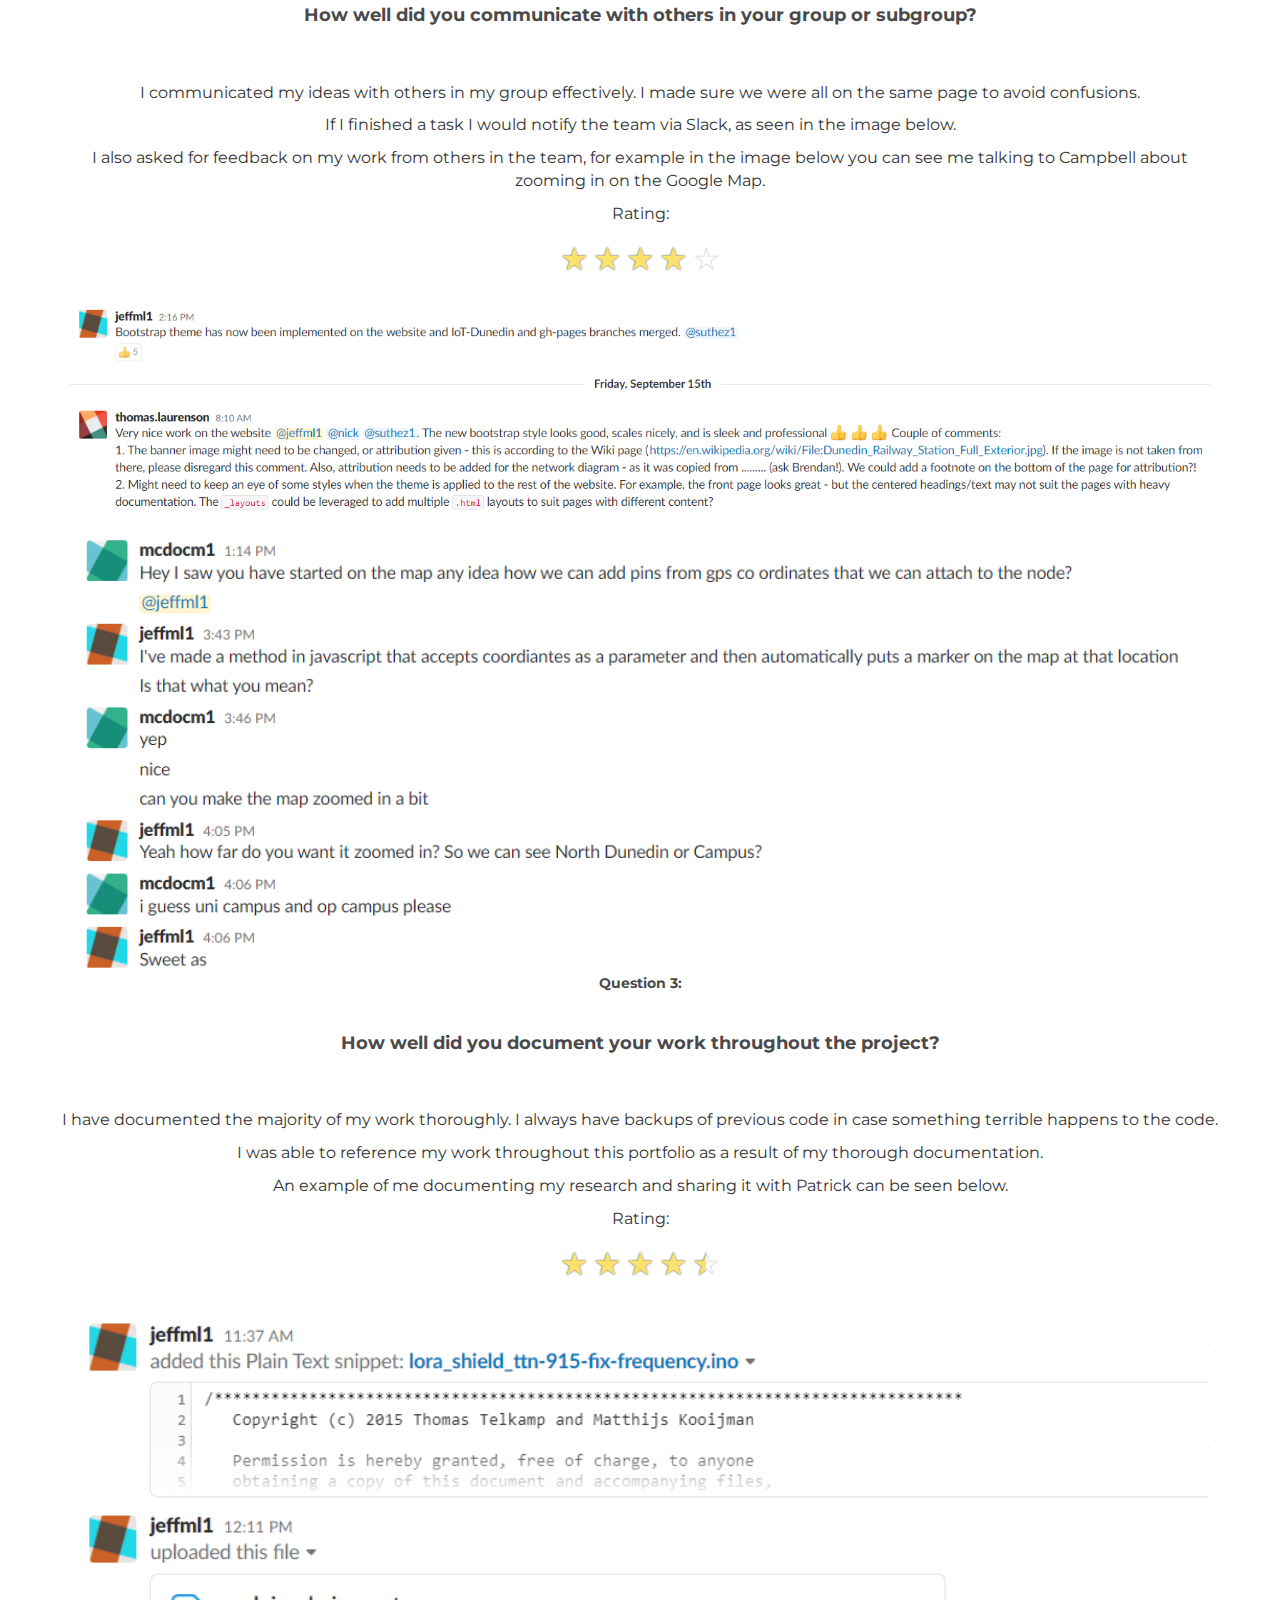
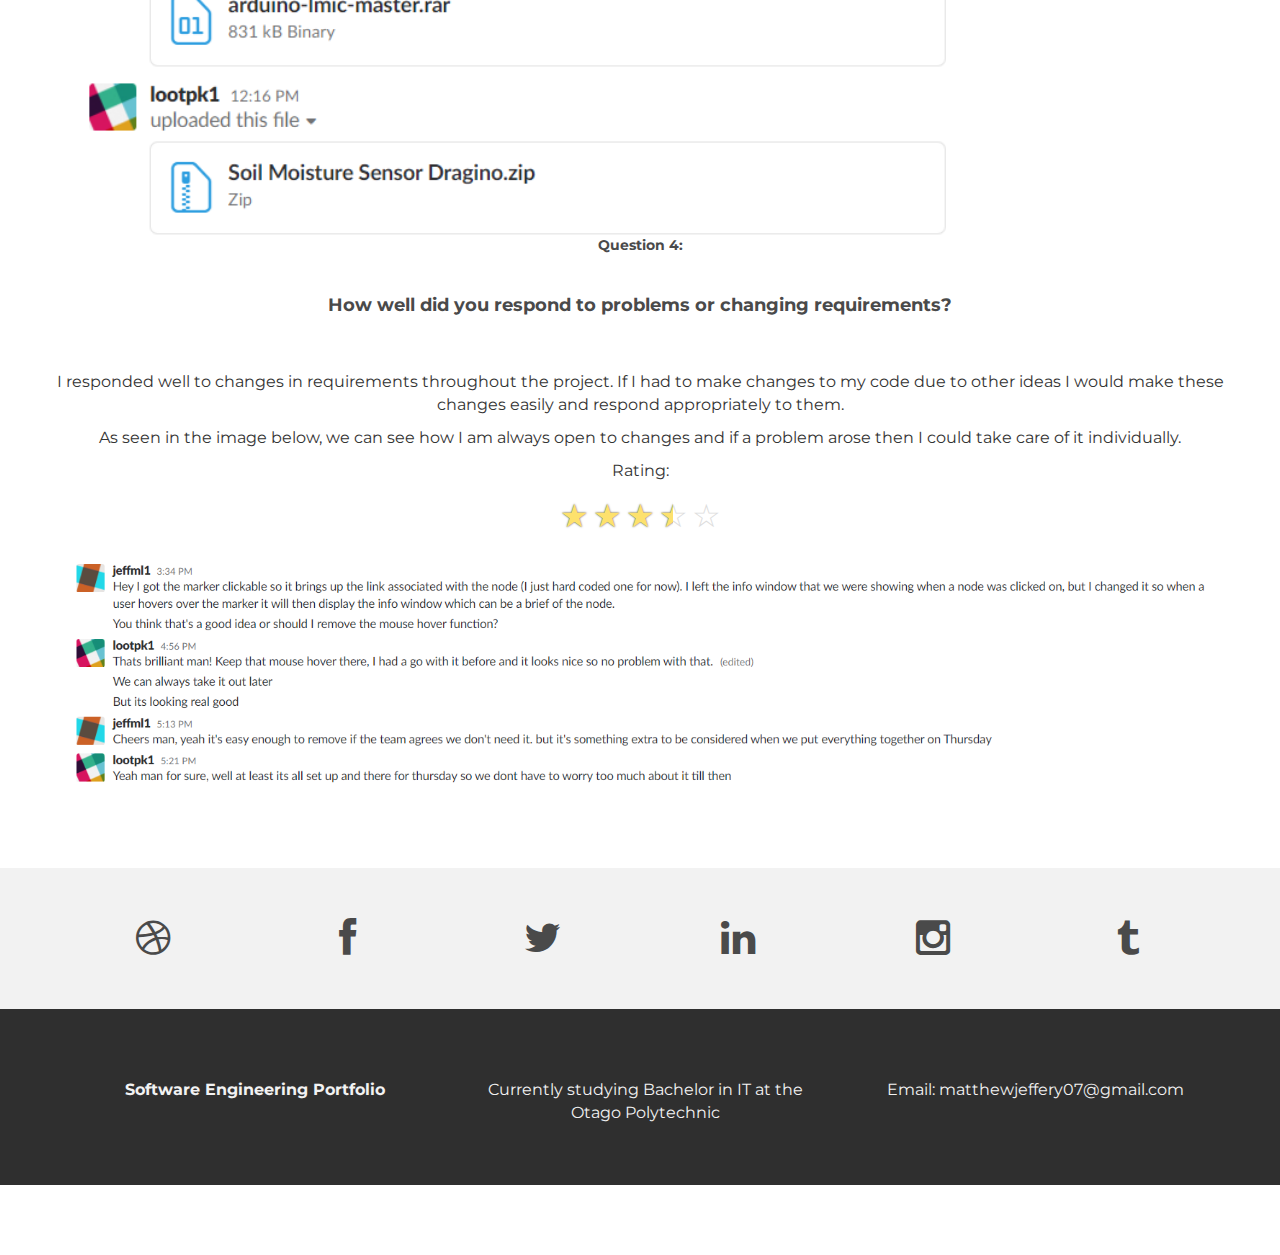
<file: proProf.html>
<!DOCTYPE html>
<html lang="en">
  <head>
    <meta charset="utf-8">
    <meta http-equiv="X-UA-Compatible" content="IE=edge">
    <meta name="viewport" content="width=device-width, initial-scale=1">
    <meta name="description" content="">
    <meta name="author" content="">
    <link rel="shortcut icon" href="assets/ico/favicon.ico">

    <title>IT Portfolio</title>

    <!-- Bootstrap core CSS -->
    <link href="assets/css/bootstrap.css" rel="stylesheet">

    <!-- Custom styles for this template -->
    <link href="assets/css/style.css" rel="stylesheet">
    <link href="assets/css/font-awesome.min.css" rel="stylesheet">

    <script type="text/javascript" src="purify.js"></script>
    <script type="text/javascript" src="assets/js/passwordValidator.js"></script>

  </head>

  <body>

    <!-- Static navbar -->
    <div class="navbar navbar-default navbar-fixed-top" role="navigation">
      <div class="container">
        <div class="navbar-header">
          <button type="button" class="navbar-toggle" data-toggle="collapse" data-target=".navbar-collapse">
            <span class="sr-only">Toggle navigation</span>
            <span class="icon-bar"></span>
            <span class="icon-bar"></span>
            <span class="icon-bar"></span>
          </button>
          <a class="navbar-brand" href="index.html">Portfolio</a>
        </div>
        <div class="navbar-collapse collapse">
          <ul class="nav navbar-nav navbar-right">
            <li class="active"><a href="index.html">Home</a></li>
            <li><a href="project1.html">Project 1</a></li>
            <li><a href="project2.html">Project 2</a></li>
            <li><a href="about.html">About</a></li>
          </ul>
        </div><!--/.nav-collapse -->
      </div>
    </div>


	<div id="headerwrap">
	    <div class="container">
			<div class="row">
				<div class="col-lg-6 col-lg-offset-3">
					<h4>Portfolio section:</h4>
					<h1>Professional Proficiency</h1>
				</div>
			</div><!-- /row -->
	    </div> <!-- /container -->
	</div><!-- /headerwrap -->

  <div class="usefulLinks">
        <h3>Useful links:</h3>
         <p> <a href="projectTimeline.html">Project Timeline</a></p>
         <p> <a href="https://opbitproject.wordpress.com/project-assessment/">Project Assessment</a></p>
         <p> <a href="javascript:CheckPass();">Resume</a></p>
         <p> <a href="story.html">Story</a></p>
         <p> <a href="techProf.html">Technical Proficiency</a></p>
         <p> <a href="proProf.html">Professional Proficiency</a></p>
<p> <a href="tasks.html">Tasks</a></p>

	  <br>
 </div>

<div class="proficiencyContainer">
	<section id="works"></section>
	<div class="container">
		<div class="row centered mt mb">
			<h1>Professional Proficiency</h1>

      <br>
      <br>

      <h5>Question 1:</h5><br>
      <h4>How often do you attend scheduled group meetings/scrums?</h4>
      <br>
      <br>
      <p>I attended meetings on a regular basis and would let the team supervisor know if I wasn't going to make it to the meeting.</p>
      <p>I always shared my opinions and views with the team. If I had any confusions or misunderstandings I would address them in the meetings.</p>
      <p>If I was going to be late to a meeting I would make sure I let someone from the team know so they can let everyone know at the meeting, as you can see in one of the images below.</p>
      <p>I have also listed an image below that shows the tasks that we were outlined after having a meeting with the group.</p>

      <p>Rating:</p>
      <span class="star-icon full">☆</span>
      <span class="star-icon full">☆</span>
      <span class="star-icon full">☆</span>
      <span class="star-icon half">☆</span>
      <span class="star-icon">☆</span>
      <br><br>
      <img src="assets\img\tasksRecievedAfterMeeting.png" class="col-md-12"/>
      <img src="assets\img\lateToMeeting.png" class="col-md-12"/>

      <h5>Question 2:</h5><br>
      <h4>How well did you communicate with others in your group or subgroup?</h4>
      <br>
      <br>
      <p>I communicated my ideas with others in my group effectively. I made sure we were all on the same page to avoid confusions.</p>
      <p>If I finished a task I would notify the team via Slack, as seen in the image below.</p>
      <p>I also asked for feedback on my work from others in the team, for example in the image below you can see me talking to Campbell about zooming in on the Google Map.</p>

      <p>Rating:</p>
      <span class="star-icon full">☆</span>
      <span class="star-icon full">☆</span>
      <span class="star-icon full">☆</span>
      <span class="star-icon full">☆</span>
      <span class="star-icon">☆</span>
      <br><br>
      <img src="assets\img\implementBootstrapCollab.png" class="col-md-12"/>
      <img src="assets\img\mapCollabWithCampbell.png" class="col-md-12"/>

      <h5>Question 3:</h5><br>
      <h4>How well did you document your work throughout the project?</h4>
      <br>
      <br>
      <p>I have documented the majority of my work thoroughly. I always have backups of previous code in case something terrible happens to the code.</p>
      <p>I was able to reference my work throughout this portfolio as a result of my thorough documentation. </p>
      <p>An example of me documenting my research and sharing it with Patrick can be seen below.</p>

      <p>Rating:</p>
      <span class="star-icon full">☆</span>
      <span class="star-icon full">☆</span>
      <span class="star-icon full">☆</span>
      <span class="star-icon full">☆</span>
      <span class="star-icon half">☆</span>
      <br><br>
      <img src="assets\img\sharingArduinoCodeWithPat.png" class="col-md-12"/>

      <h5>Question 4:</h5><br>
      <h4>How well did you respond to problems or changing requirements?</h4>
      <br>
      <br>
      <p>I responded well to changes in requirements throughout the project. If I had to make changes to my code due to other ideas I would make these changes easily and respond appropriately to them.<p>
      <p>As seen in the image below, we can see how I am always open to changes and if a problem arose then I could take care of it individually.</p>

      <p>Rating:</p>
      <span class="star-icon full">☆</span>
      <span class="star-icon full">☆</span>
      <span class="star-icon full">☆</span>
      <span class="star-icon half">☆</span>
      <span class="star-icon">☆</span>
      <br><br>
      <img src="assets\img\collabPatrick.png" class="col-md-12"/>

    </div>
	</div><!-- /container -->
</div>

	<div id="social">
		<div class="container">
			<div class="row centered">
				<div class="col-lg-2">
					<a href="#"><i class="fa fa-dribbble"></i></a>
				</div>
				<div class="col-lg-2">
					<a href="#"><i class="fa fa-facebook"></i></a>
				</div>
				<div class="col-lg-2">
					<a href="#"><i class="fa fa-twitter"></i></a>
				</div>
				<div class="col-lg-2">
					<a href="#"><i class="fa fa-linkedin"></i></a>
				</div>
				<div class="col-lg-2">
					<a href="#"><i class="fa fa-instagram"></i></a>
				</div>
				<div class="col-lg-2">
					<a href="#"><i class="fa fa-tumblr"></i></a>
				</div>

			</div><!-- /row -->
		</div><!-- /container -->
	</div><!-- /social -->

	<div id="footerwrap">
		<div class="container">
			<div class="row centered">
				<div class="col-lg-4">
					<p><b>Software Engineering Portfolio</b></p>
				</div>

				<div class="col-lg-4">
					<p>Currently studying Bachelor in IT at the Otago Polytechnic</p>
				</div>
				<div class="col-lg-4">
					<p>Email: matthewjeffery07@gmail.com</p>
				</div>
			</div>
		</div>
	</div><!-- /footerwrap -->



    <!-- Bootstrap core JavaScript
    ================================================== -->
    <!-- Placed at the end of the document so the pages load faster -->
    <script src="https://ajax.googleapis.com/ajax/libs/jquery/1.11.0/jquery.min.js"></script>
    <script src="assets/js/bootstrap.min.js"></script>
  </body>
</html>
</file>
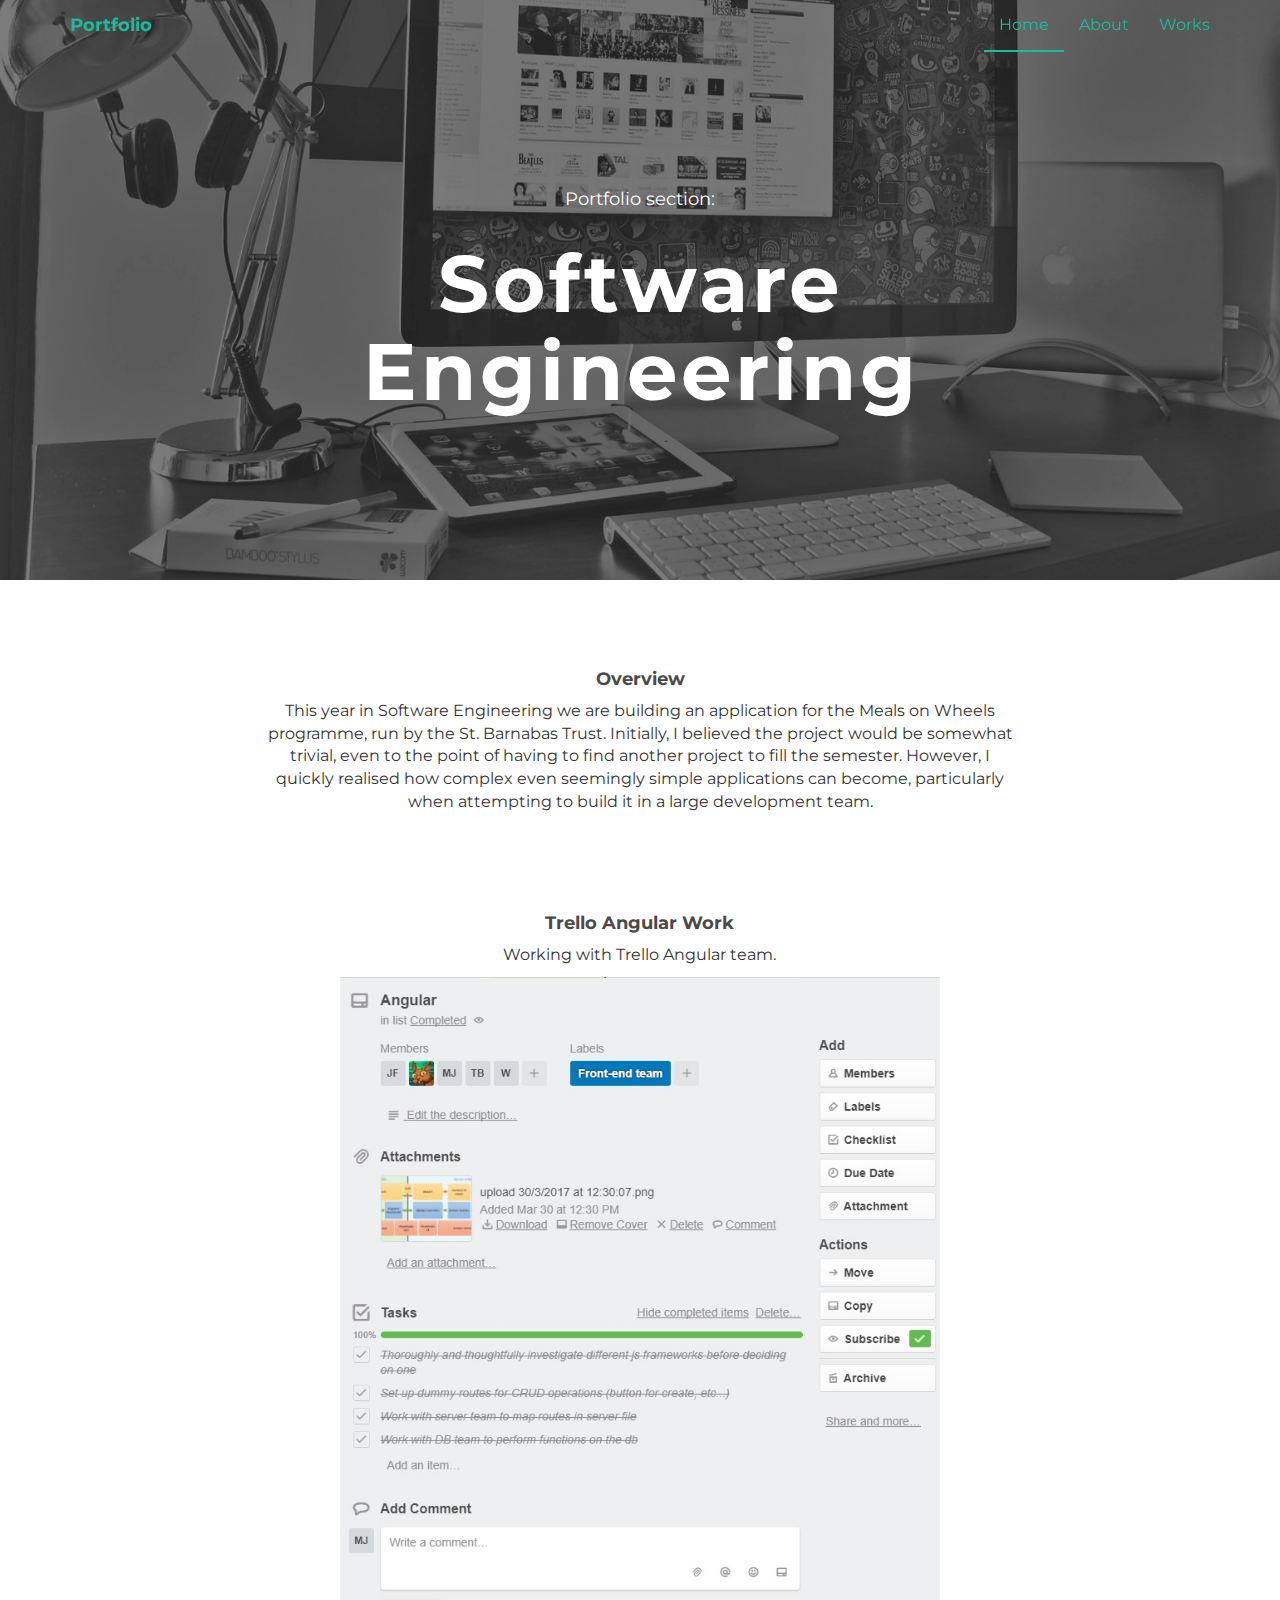
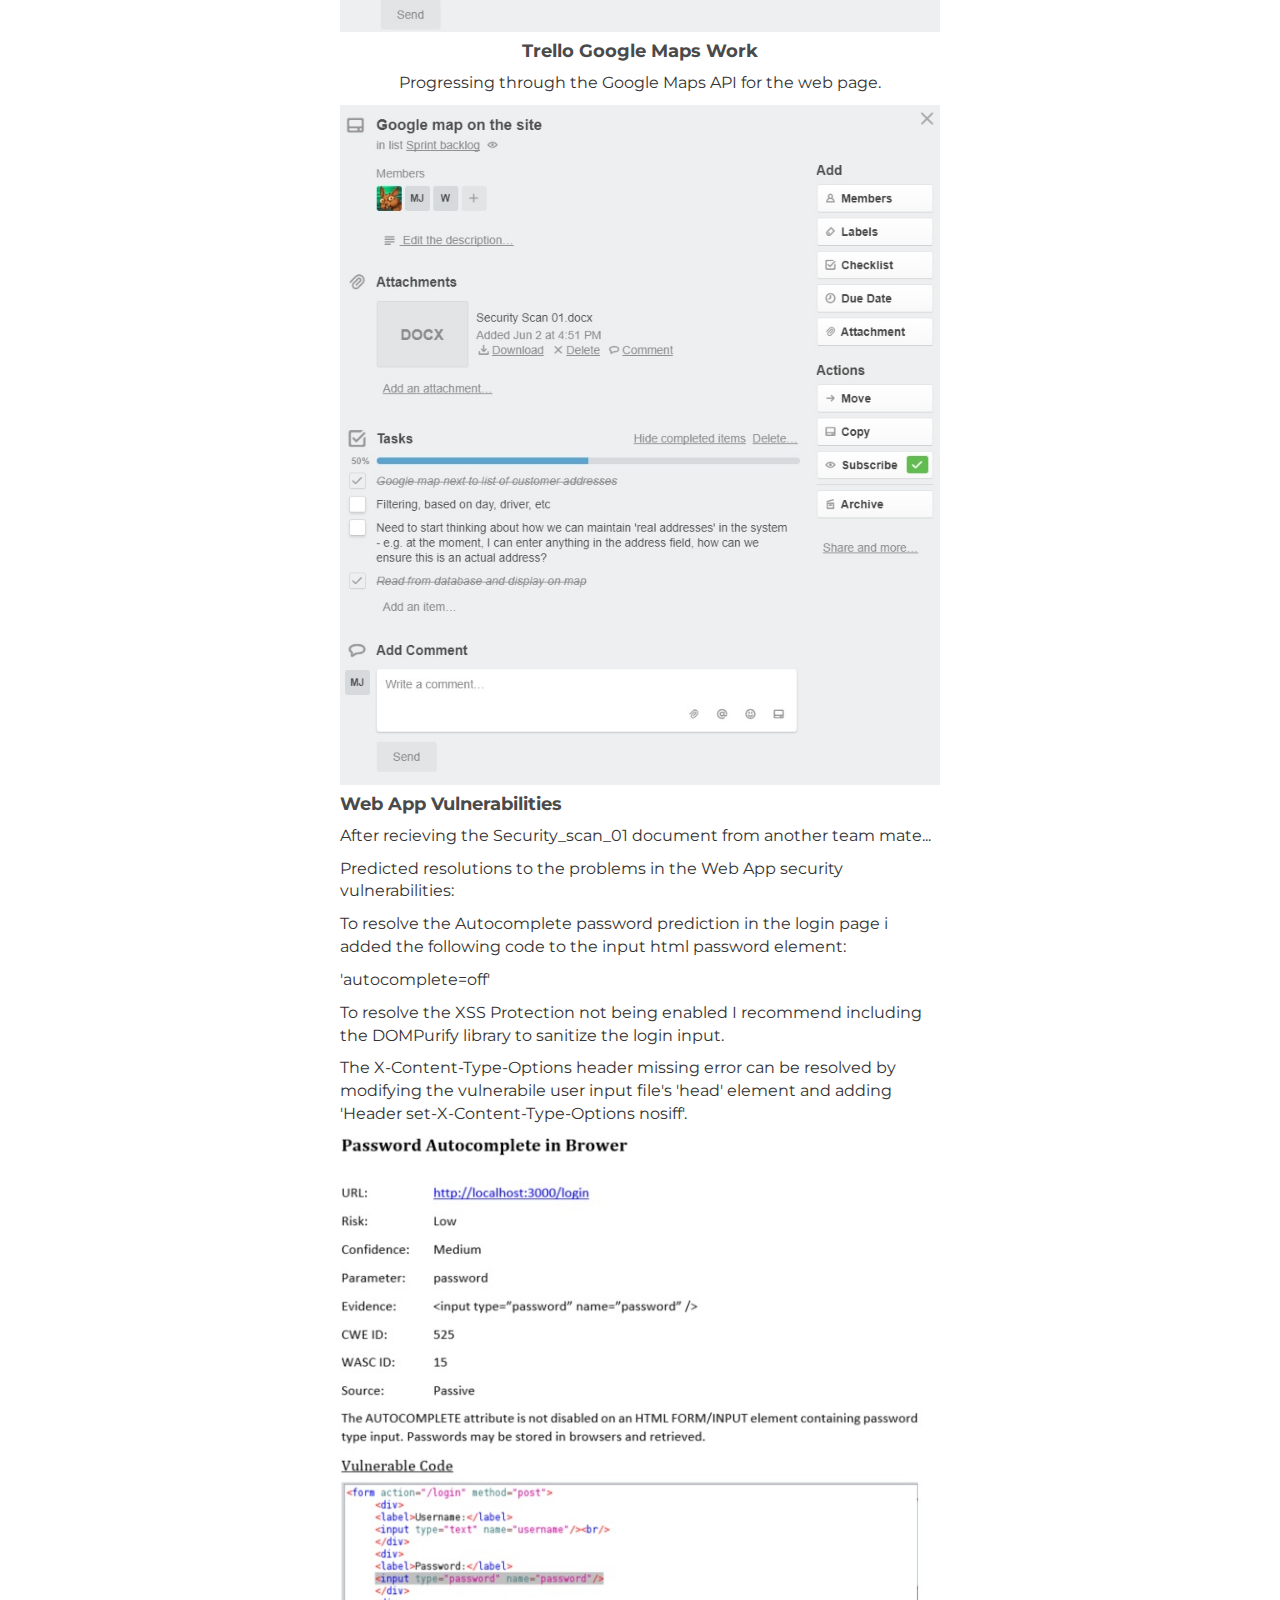
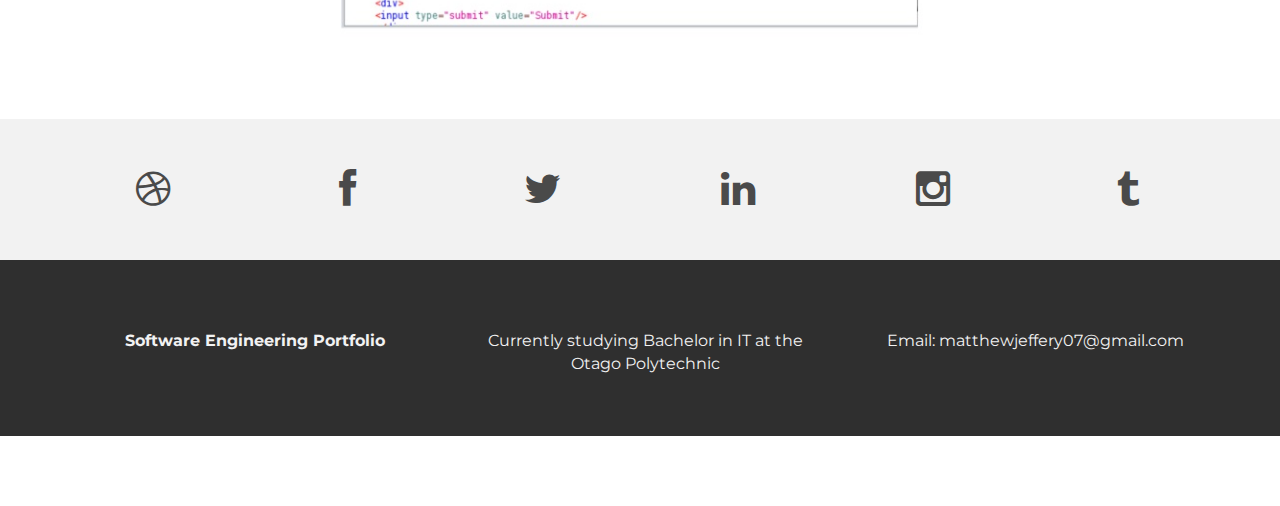
<file: soften.html>
<!DOCTYPE html>
<html lang="en">
  <head>
    <meta charset="utf-8">
    <meta http-equiv="X-UA-Compatible" content="IE=edge">
    <meta name="viewport" content="width=device-width, initial-scale=1">
    <meta name="description" content="">
    <meta name="author" content="">
    <link rel="shortcut icon" href="assets/ico/favicon.ico">

    <title>Software Engineering</title>

    <!-- Bootstrap core CSS -->
    <link href="assets/css/bootstrap.css" rel="stylesheet">

    <!-- Custom styles for this template -->
    <link href="assets/css/style.css" rel="stylesheet">
    <link href="assets/css/font-awesome.min.css" rel="stylesheet">

    <!-- Just for debugging purposes. Don't actually copy this line! -->
    <!--[if lt IE 9]><script src="../../assets/js/ie8-responsive-file-warning.js"></script><![endif]-->

    <!-- HTML5 shim and Respond.js IE8 support of HTML5 elements and media queries -->
    <!--[if lt IE 9]>
      <script src="https://oss.maxcdn.com/libs/html5shiv/3.7.0/html5shiv.js"></script>
      <script src="https://oss.maxcdn.com/libs/respond.js/1.4.2/respond.min.js"></script>
    <![endif]-->
  </head>

  <body>

    <!-- Static navbar -->
    <div class="navbar navbar-default navbar-fixed-top" role="navigation">
      <div class="container">
        <div class="navbar-header">
          <button type="button" class="navbar-toggle" data-toggle="collapse" data-target=".navbar-collapse">
            <span class="sr-only">Toggle navigation</span>
            <span class="icon-bar"></span>
            <span class="icon-bar"></span>
            <span class="icon-bar"></span>
          </button>
          <a class="navbar-brand" href="index.html">Portfolio</a>
        </div>
        <div class="navbar-collapse collapse">
          <ul class="nav navbar-nav navbar-right">
            <li class="active"><a href="index.html">Home</a></li>
            <li><a href="about.html">About</a></li>
            <li><a href="#works">Works</a></li>
          </ul>
        </div><!--/.nav-collapse -->
      </div>
    </div>


	<div id="workwrap">
	    <div class="container">
			<div class="row">
				<div class="col-lg-6 col-lg-offset-3">
					<h4>Portfolio section:</h4>
					<h1>Software Engineering</h1>
				</div>
			</div><!-- /row -->
	    </div> <!-- /container -->
	</div><!-- /workwrap -->
	
	<section id="works"></section>
	<div class="container">
		<div class="row centered mt mb">
			<div class="col-lg-8 col-lg-offset-2">
				<h4>Overview</h4>
				<p>This year in Software Engineering we are building an application for the Meals on Wheels programme, run by the St. Barnabas Trust. Initially, I believed the project would be somewhat trivial, even to the point of having to find another project to fill the semester. However, I quickly realised how complex even seemingly simple applications can become, particularly when attempting to build it in a large development team.</p>
			</div>
				<div class="col-lg-10 col-lg-offset-1 mt">
				<div class="col-lg-8 col-lg-offset-2">
					<h4>Trello Angular Work</h4>
					<p>Working with Trello Angular team.</p>
					<img class="img-responsive" src="assets/img/trelloAngularWork.jpg">
				</div>
				<br>
				<br>
				<div class="col-lg-8 col-lg-offset-2">
					<h4>Trello Google Maps Work</h4>
					<p>Progressing through the Google Maps API for the web page.</p>
					<img class="img-responsive" src="assets/img/trelloGMapsWork.jpg">
				</div>
				<br>
				<br>
				<div class="col-lg-8 col-lg-offset-2">
				<div id ="securityTxt" style="text-align: left;">
					<h4>Web App Vulnerabilities</h4>
					<p>After recieving the Security_scan_01 document from another team mate...</p>
					<p>Predicted resolutions to the problems in the Web App security vulnerabilities:</p>
					<p>To resolve the Autocomplete password prediction in the login page i added the following code to the input html password element:</p>
					<p>'autocomplete=off'</p>
					<p>To resolve the XSS Protection not being enabled I recommend including the DOMPurify library to sanitize the login input.</p>
					<p>The X-Content-Type-Options header missing error can be resolved by modifying the vulnerabile user input file's 'head' element and adding 'Header set-X-Content-Type-Options nosiff'.</p>
					<img class="img-responsive" src="assets/img/idenitifyingWebAppVulns.jpg">
				</div>
				</div>
			</div>

		</div><!-- /row -->
	</div><!-- /container -->
	
	<div id="social">
		<div class="container">
			<div class="row centered">
				<div class="col-lg-2">
					<a href="#"><i class="fa fa-dribbble"></i></a>
				</div>
				<div class="col-lg-2">
					<a href="#"><i class="fa fa-facebook"></i></a>
				</div>
				<div class="col-lg-2">
					<a href="#"><i class="fa fa-twitter"></i></a>
				</div>
				<div class="col-lg-2">
					<a href="#"><i class="fa fa-linkedin"></i></a>
				</div>
				<div class="col-lg-2">
					<a href="#"><i class="fa fa-instagram"></i></a>
				</div>
				<div class="col-lg-2">
					<a href="#"><i class="fa fa-tumblr"></i></a>
				</div>
			
			</div><!-- /row -->
		</div><!-- /container -->
	</div><!-- /social -->

	<div id="footerwrap">
		<div class="container">
			<div class="row centered">
				<div class="col-lg-4">
					<p><b>Software Engineering Portfolio</b></p>
				</div>
			
				<div class="col-lg-4">
					<p>Currently studying Bachelor in IT at the Otago Polytechnic</p>
				</div>
				<div class="col-lg-4">
					<p>Email: matthewjeffery07@gmail.com</p>
				</div>
			</div>
		</div>
	</div><!-- /footerwrap -->
	


    <!-- Bootstrap core JavaScript
    ================================================== -->
    <!-- Placed at the end of the document so the pages load faster -->
    <script src="https://ajax.googleapis.com/ajax/libs/jquery/1.11.0/jquery.min.js"></script>
    <script src="assets/js/bootstrap.min.js"></script>
  </body>
</html>
</file>
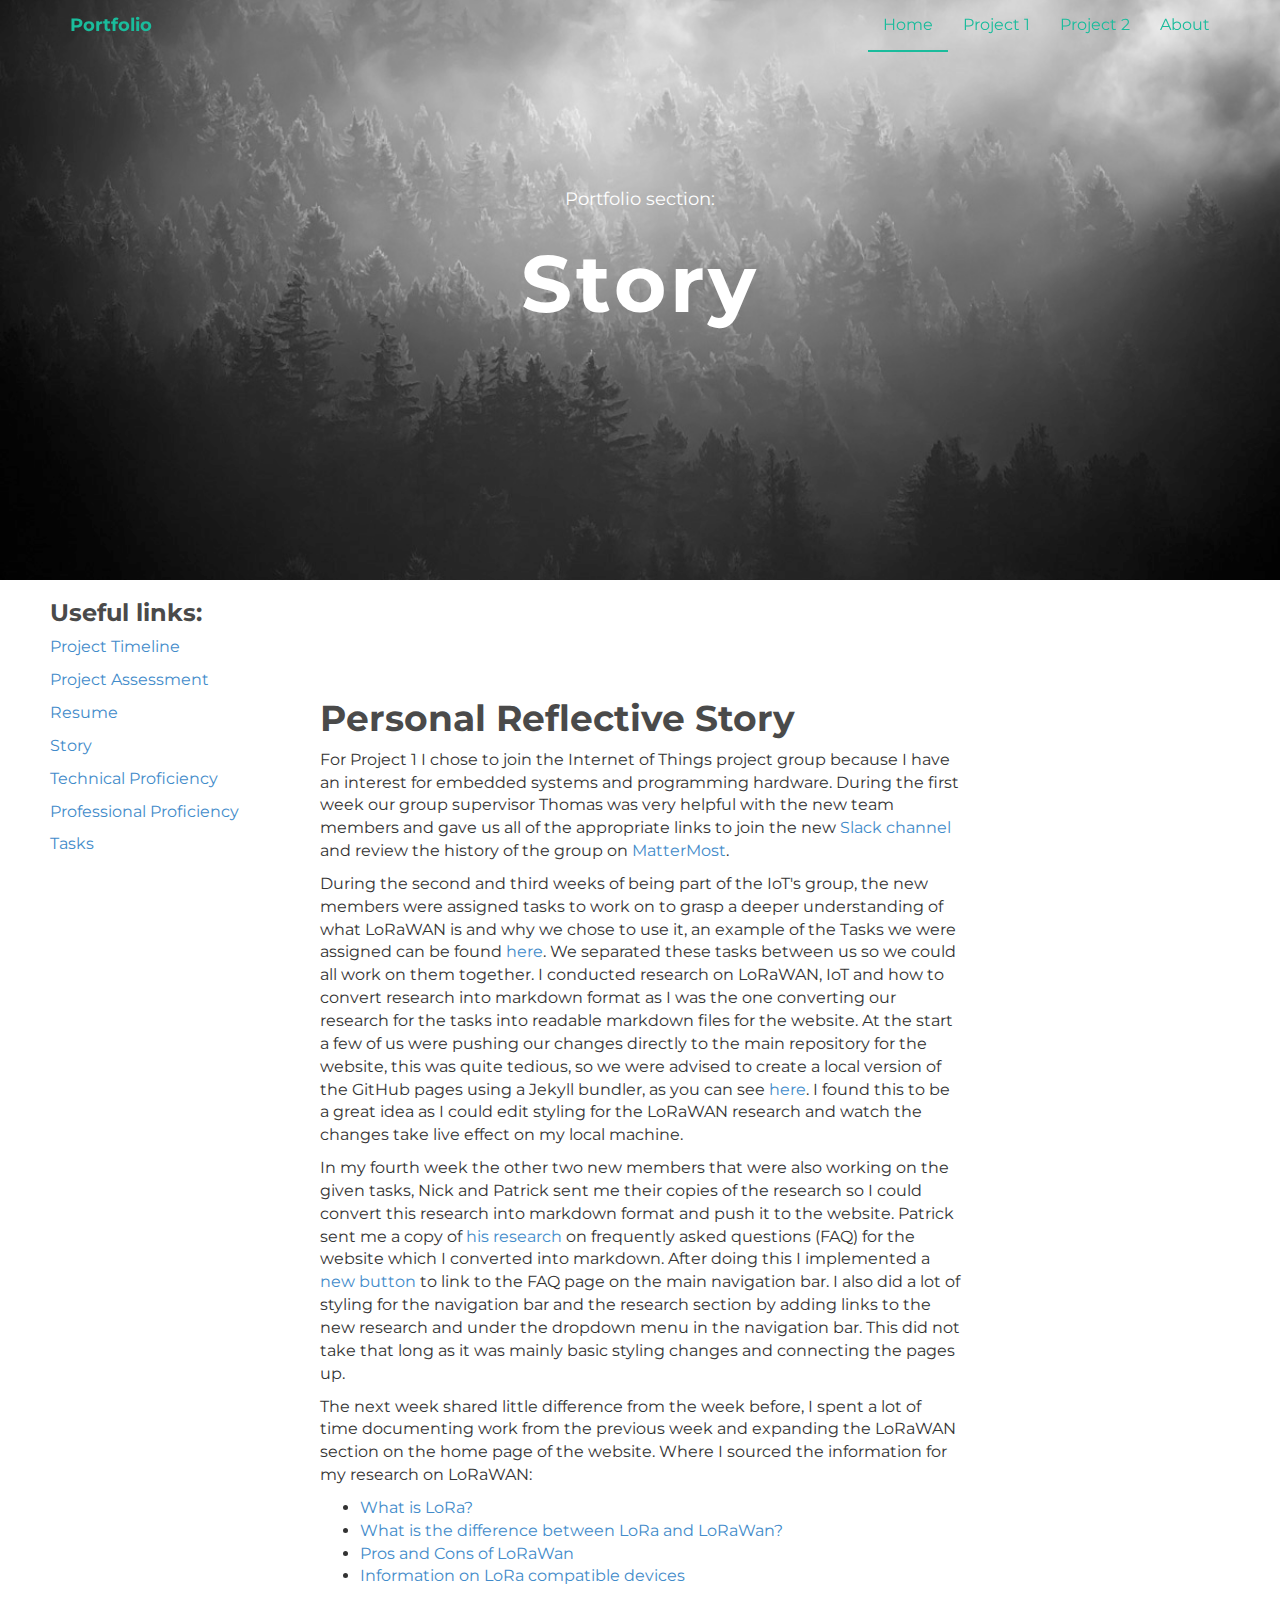
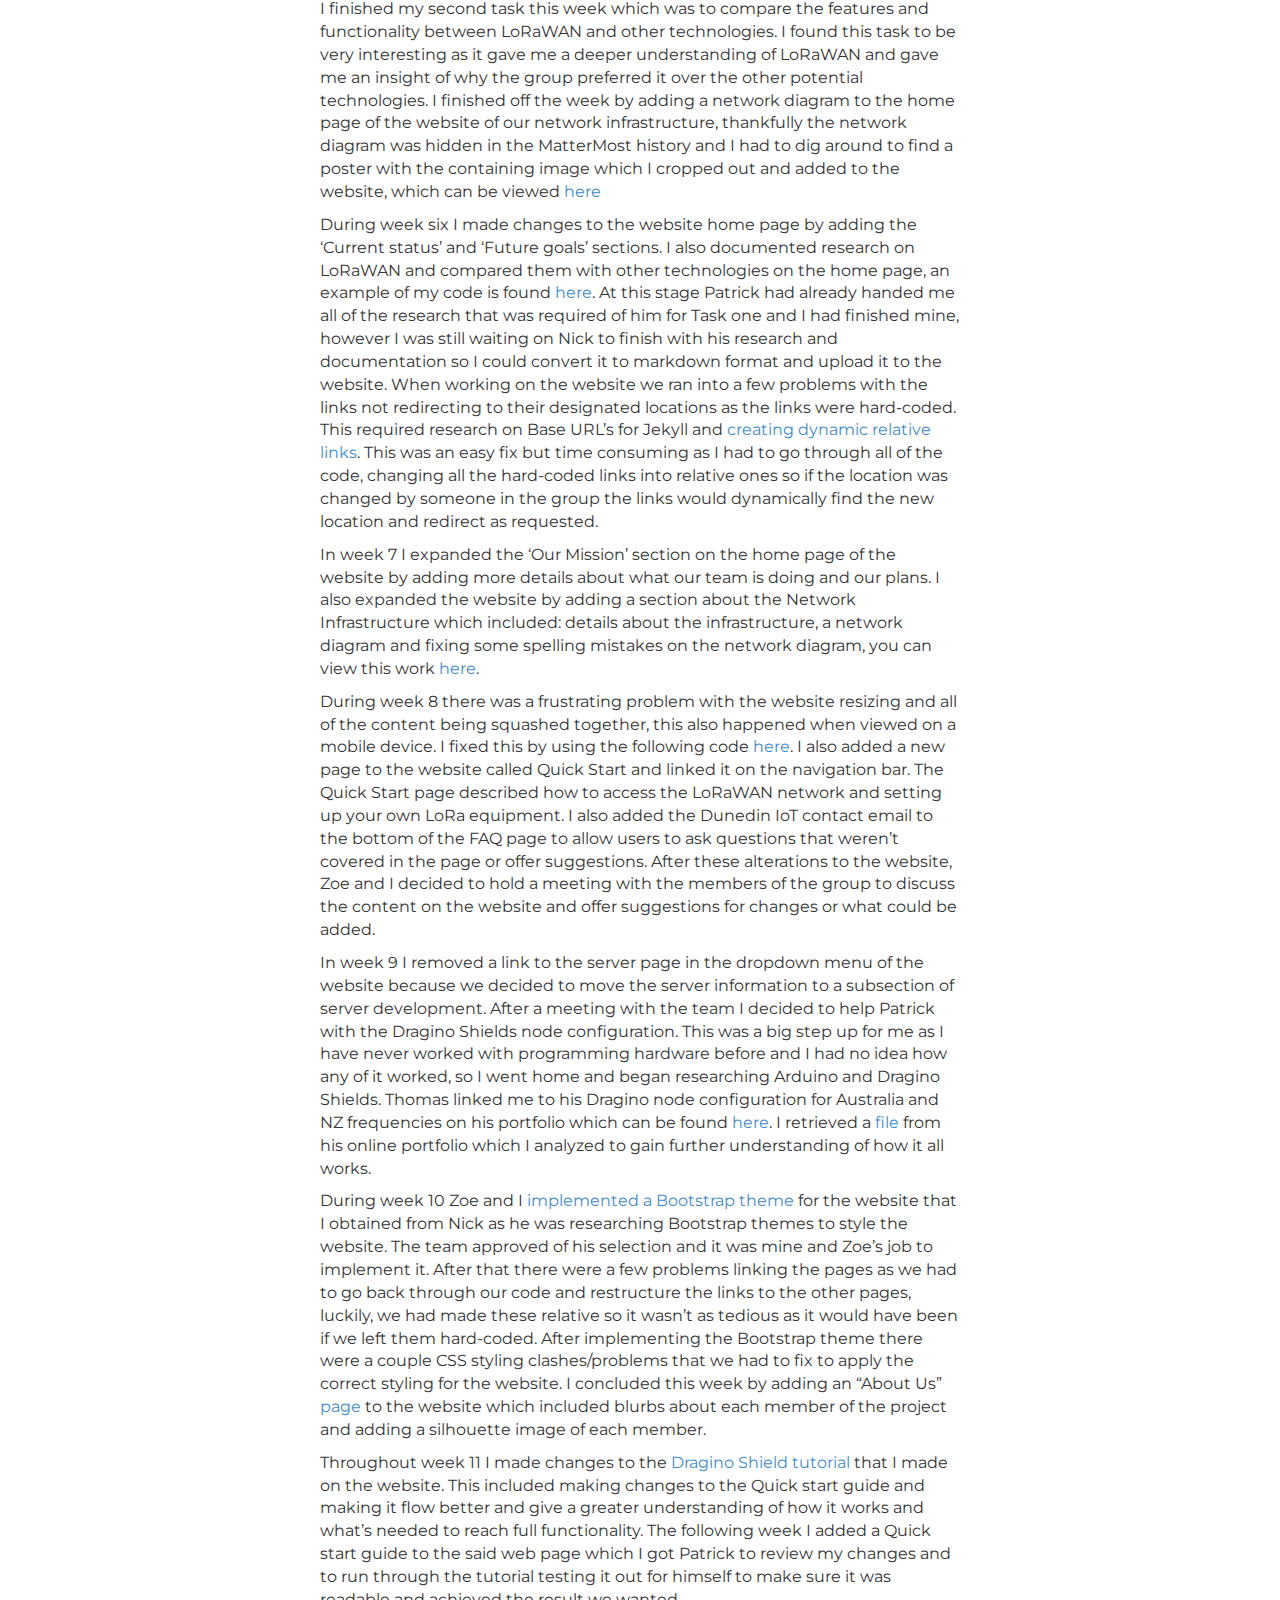
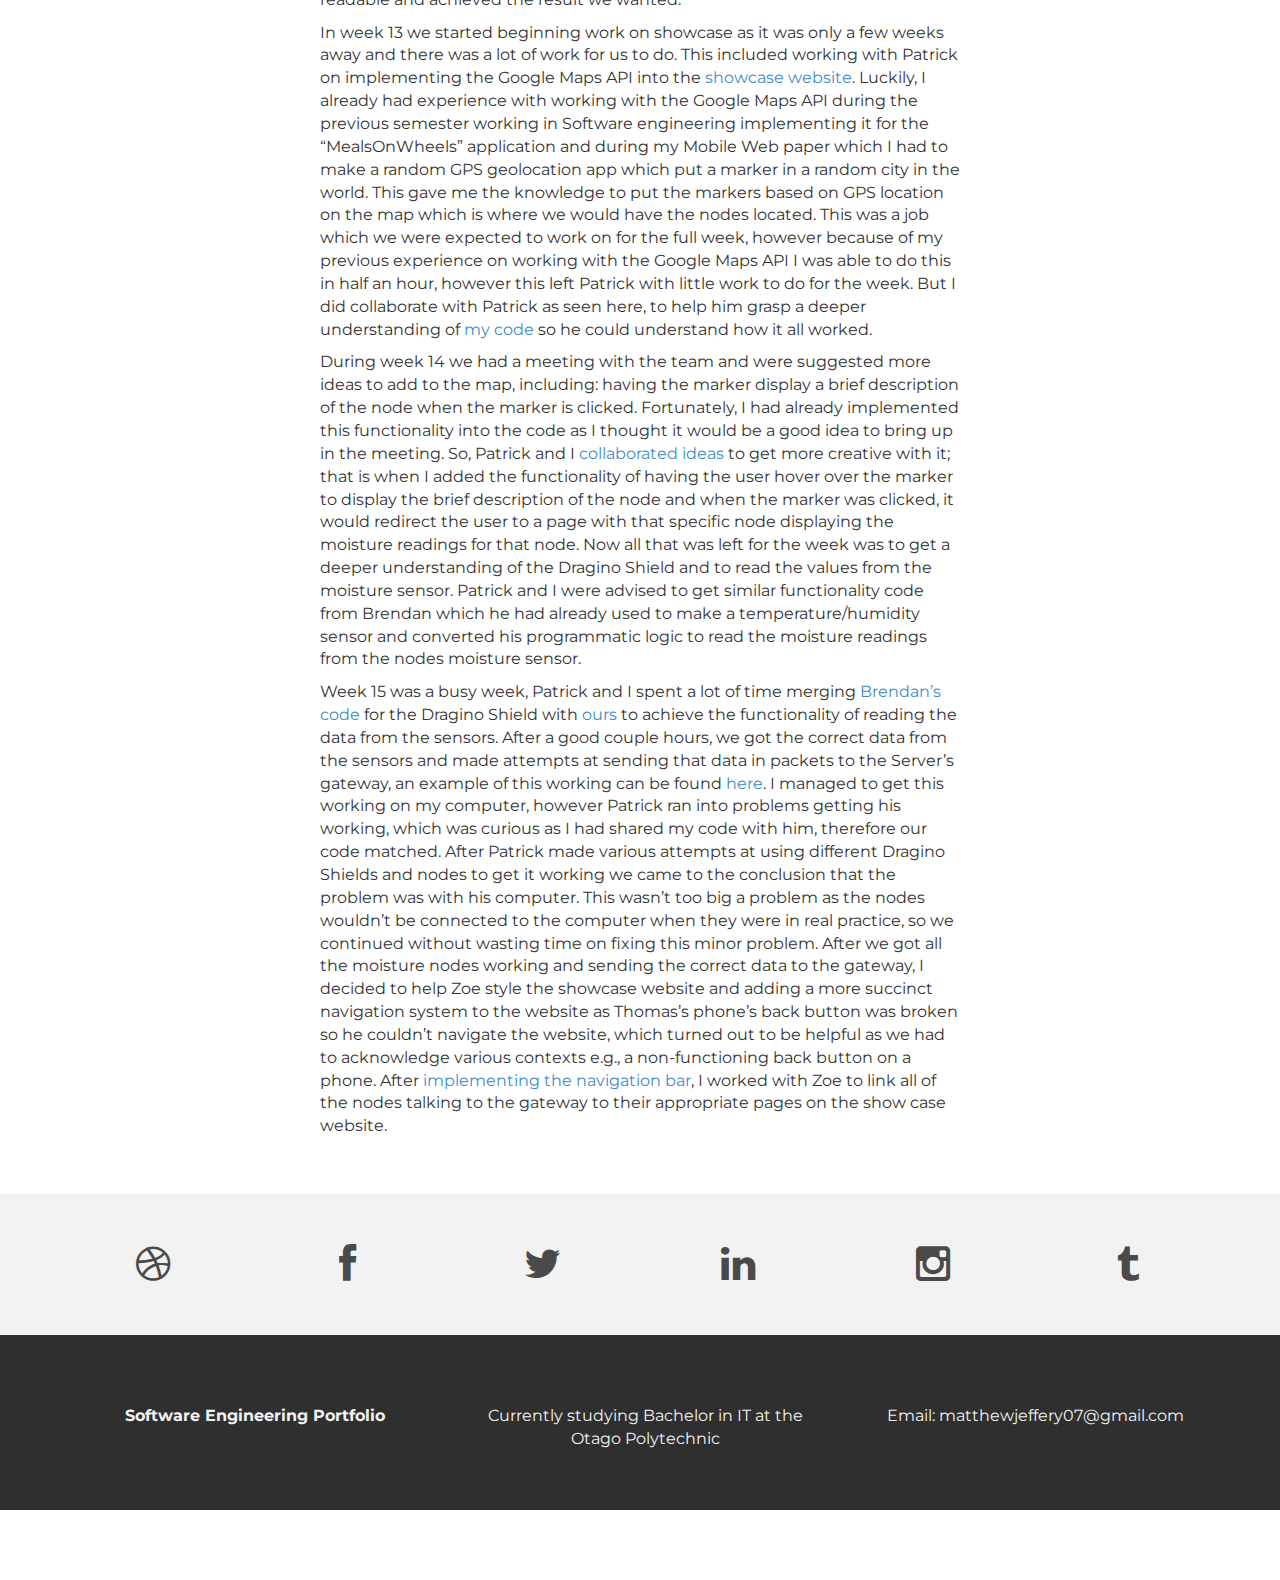
<file: story.html>
<!DOCTYPE html>
<html lang="en">
  <head>
    <meta charset="utf-8">
    <meta http-equiv="X-UA-Compatible" content="IE=edge">
    <meta name="viewport" content="width=device-width, initial-scale=1">
    <meta name="description" content="">
    <meta name="author" content="">
    <link rel="shortcut icon" href="assets/ico/favicon.ico">

    <title>IT Portfolio</title>

    <!-- Bootstrap core CSS -->
    <link href="assets/css/bootstrap.css" rel="stylesheet">

    <!-- Custom styles for this template -->
    <link href="assets/css/style.css" rel="stylesheet">
    <link href="assets/css/font-awesome.min.css" rel="stylesheet">

    <script type="text/javascript" src="purify.js"></script>
    <script type="text/javascript" src="assets/js/passwordValidator.js"></script>
  </head>

  <body>

    <!-- Static navbar -->
    <div class="navbar navbar-default navbar-fixed-top" role="navigation">
      <div class="container">
        <div class="navbar-header">
          <button type="button" class="navbar-toggle" data-toggle="collapse" data-target=".navbar-collapse">
            <span class="sr-only">Toggle navigation</span>
            <span class="icon-bar"></span>
            <span class="icon-bar"></span>
            <span class="icon-bar"></span>
          </button>
          <a class="navbar-brand" href="index.html">Portfolio</a>
        </div>
        <div class="navbar-collapse collapse">
          <ul class="nav navbar-nav navbar-right">
            <li class="active"><a href="index.html">Home</a></li>
            <li><a href="project1.html">Project 1</a></li>
            <li><a href="project2.html">Project 2</a></li>
            <li><a href="about.html">About</a></li>
          </ul>
        </div><!--/.nav-collapse -->
      </div>
    </div>


	<div id="headerwrap">
	    <div class="container">
			<div class="row">
				<div class="col-lg-6 col-lg-offset-3">
					<h4>Portfolio section:</h4>
					<h1>Story</h1>
				</div>
			</div><!-- /row -->
	    </div> <!-- /container -->
	</div><!-- /headerwrap -->

  <div class="usefulLinks">
        <h3>Useful links:</h3>
         <p> <a href="projectTimeline.html">Project Timeline</a></p>
         <p> <a href="https://opbitproject.wordpress.com/project-assessment/">Project Assessment</a></p>
         <p> <a href="javascript:CheckPass();">Resume</a></p>
         <p> <a href="story.html">Story</a></p>
         <p> <a href="techProf.html">Technical Proficiency</a></p>
         <p> <a href="proProf.html">Professional Proficiency</a></p>
<p> <a href="tasks.html">Tasks</a></p>

	  <br>
 </div>

    <div class="projectContainer">
      <h1>Personal Reflective Story</h1>

      <p>For Project 1 I chose to join the Internet of Things project group because I have an interest for embedded systems and programming hardware. During the first week our group supervisor Thomas was very helpful with the new team members and gave us all of the appropriate links to join the new <a href="op-iot.slack.com">Slack channel</a> and review the history of the group on <a href="https://mattermost.op-bit.nz/ ">MatterMost</a>.</p>
      <p>During the second and third weeks of being part of the IoT's group, the new members were assigned tasks to work on to grasp a deeper understanding of what LoRaWAN is and why we chose to use it, an example of the Tasks we were assigned can be found <a href="assets\img\task1ForNewStudents.docx">here</a>. We separated these tasks between us so we could all work on them together. I conducted research on LoRaWAN, IoT and how to convert research into markdown format as I was the one converting our research for the tasks into readable markdown files for the website. At the start a few of us were pushing our changes directly to the main repository for the website, this was quite tedious, so we were advised to create a local version of the GitHub pages using a Jekyll bundler, as you can see <a href="assets\img\initialLocalJekyll.png">here</a>. I found this to be a great idea as I could edit styling for the LoRaWAN research and watch the changes take live effect on my local machine.</p>
      <p>In my fourth week the other two new members that were also working on the given tasks, Nick and Patrick sent me their copies of the research so I could convert this research into markdown format and push it to the website. Patrick sent me a copy of <a href="assets\img\patTask1Files.png">his research</a> on frequently asked questions (FAQ) for the website which I converted into markdown. After doing this I implemented a <a href="assets\img\addedFAQButton.png">new button</a> to link to the FAQ page on the main navigation bar. I also did a lot of styling for the navigation bar and the research section by adding links to the new research and under the dropdown menu in the navigation bar. This did not take that long as it was mainly basic styling changes and connecting the pages up.</p>
      <p>The next week shared little difference from the week before, I spent a lot of time documenting work from the previous week and expanding the LoRaWAN section on the home page of the website. Where I sourced the information for my research on LoRaWAN:</p>
      <ul>
        <li><a href="https://www.lora-alliance.org/technology">What is LoRa?</a></li>
        <li><a href="https://enablingsupport.zendesk.com/hc/en-us/articles/205089362-What-is-the-difference-between-LoRa-and-LoRaWAN">What is the difference between LoRa and LoRaWan?</a></li>
        <li><a href="http://www.rfwireless-world.com/Terminology/Advantages-and-Disadvantages-of-Lora-or-LoRaWAN.html">Pros and Cons of LoRaWan</a></li>
        <li><a href="https://docs.mbed.com/docs/lora-with-mbed/en/latest/intro-to-lora/">Information on LoRa compatible devices</a></li>
      </ul>
      <p>I finished my second task this week which was to compare the features and functionality between LoRaWAN and other technologies. I found this task to be very interesting as it gave me a deeper understanding of LoRaWAN and gave me an insight of why the group preferred it over the other potential technologies. I finished off the week by adding a network diagram to the home page of the website of our network infrastructure, thankfully the network diagram was hidden in the MatterMost history and I had to dig around to find a poster with the containing image which I cropped out and added to the website, which can be viewed <a href="assets\img\IOT Poster.jpg">here</a></p>
      <p>During week six I made changes to the website home page by adding the ‘Current status’ and ‘Future goals’ sections. I also documented research on LoRaWAN and compared them with other technologies on the home page, an example of my code is found <a href="assets\img\updatingWebHomePage.png">here</a>. At this stage Patrick had already handed me all of the research that was required of him for Task one and I had finished mine, however I was still waiting on Nick to finish with his research and documentation so I could convert it to markdown format and upload it to the website. When working on the website we ran into a few problems with the links not redirecting to their designated locations as the links were hard-coded. This required research on Base URL’s for Jekyll and <a href="assets\img\makingRelativeLinks.png">creating dynamic relative links</a>. This was an easy fix but time consuming as I had to go through all of the code, changing all the hard-coded links into relative ones so if the location was changed by someone in the group the links would dynamically find the new location and redirect as requested.</p>
      <p>In week 7 I expanded the ‘Our Mission’ section on the home page of the website by adding more details about what our team is doing and our plans. I also expanded the website by adding a section about the Network Infrastructure which included: details about the infrastructure, a network diagram and fixing some spelling mistakes on the network diagram, you can view this work <a href="assets\img\networkInfrastructure.png">here</a>.</p>
      <p>During week 8 there was a frustrating problem with the website resizing and all of the content being squashed together, this also happened when viewed on a mobile device. I fixed this by using the following code <a href="assets\img\autosizingDropdownCommit.png">here</a>. I also added a new page to the website called Quick Start and linked it on the navigation bar. The Quick Start page described how to access the LoRaWAN network and setting up your own LoRa equipment. I also added the Dunedin IoT contact email to the bottom of the FAQ page to allow users to ask questions that weren’t covered in the page or offer suggestions. After these alterations to the website, Zoe and I decided to hold a meeting with the members of the group to discuss the content on the website and offer suggestions for changes or what could be added. </p>
      <p>In week 9 I removed a link to the server page in the dropdown menu of the website because we decided to move the server information to a subsection of server development. After a meeting with the team I decided to help Patrick with the Dragino Shields node configuration. This was a big step up for me as I have never worked with programming hardware before and I had no idea how any of it worked, so I went home and began researching Arduino and Dragino Shields. Thomas linked me to his Dragino node configuration for Australia and NZ frequencies on his portfolio which can be found <a href="http://thomaslaurenson.com/projects/DraginoLoRaShield.html ">here</a>. I retrieved a <a href="https://github.com/dragino/Lora/blob/master/Lora%20Shield/Examples/lora_shield_ttn-915-fix-frequency/lora_shield_ttn-915-fix-frequency.ino">file</a> from his online portfolio which I analyzed to gain further understanding of how it all works. </p>
      <p>During week 10 Zoe and I <a href="assets\img\implementBootstrapCollab.png">implemented a Bootstrap theme</a> for the website that I obtained from Nick as he was researching Bootstrap themes to style the website. The team approved of his selection and it was mine and Zoe’s job to implement it. After that there were a few problems linking the pages as we had to go back through our code and restructure the links to the other pages, luckily, we had made these relative so it wasn’t as tedious as it would have been if we left them hard-coded. After implementing the Bootstrap theme there were a couple CSS styling clashes/problems that we had to fix to apply the correct styling for the website. I concluded this week by adding an “About Us” <a href="https://otagopolytechnic.github.io/DunedinIoT/about.html">page</a> to the website which included blurbs about each member of the project and adding a silhouette image of each member. </p>
      <p>Throughout week 11 I made changes to the <a href="https://otagopolytechnic.github.io/DunedinIoT/development/nodes/dragino915Shield/README.html">Dragino Shield tutorial</a> that I made on the website. This included making changes to the Quick start guide and making it flow better and give a greater understanding of how it works and what’s needed to reach full functionality. The following week I added a Quick start guide to the said web page which I got Patrick to review my changes and to run through the tutorial testing it out for himself to make sure it was readable and achieved the result we wanted. </p>
      <p>In week 13 we started beginning work on showcase as it was only a few weeks away and there was a lot of work for us to do. This included working with Patrick on implementing the Google Maps API into the <a href="http://iot.op-bit.nz">showcase website</a>. Luckily, I already had experience with working with the Google Maps API during the previous semester working in Software engineering implementing it for the “MealsOnWheels” application and during my Mobile Web paper which I had to make a random GPS geolocation app which put a marker in a random city in the world. This gave me the knowledge to put the markers based on GPS location on the map which is where we would have the nodes located. This was a job which we were expected to work on for the full week, however because of my previous experience on working with the Google Maps API I was able to do this in half an hour, however this left Patrick with little work to do for the week. But I did collaborate with Patrick as seen here, to help him grasp a deeper understanding of <a href="assets\img\cleanJavaScript.png">my code</a> so he could understand how it all worked.</p>
      <p>During week 14 we had a meeting with the team and were suggested more ideas to add to the map, including: having the marker display a brief description of the node when the marker is clicked. Fortunately, I had already implemented this functionality into the code as I thought it would be a good idea to bring up in the meeting. So, Patrick and I <a href="assets\img\collabPatrick.png">collaborated ideas</a> to get more creative with it; that is when I added the functionality of having the user hover over the marker to display the brief description of the node and when the marker was clicked, it would redirect the user to a page with that specific node displaying the moisture readings for that node. Now all that was left for the week was to get a deeper understanding of the Dragino Shield and to read the values from the moisture sensor. Patrick and I were advised to get similar functionality code from Brendan which he had already used to make a temperature/humidity sensor and converted his programmatic logic to read the moisture readings from the nodes moisture sensor. </p>
      <p>Week 15 was a busy week, Patrick and I spent a lot of time merging <a href="https://otagopolytechnic.github.io/DunedinIoT/development/nodes/dragino868TempHumidLDR/Dragino868TempHumidLDR.ino">Brendan’s code</a> for the Dragino Shield with <a href="assets\img\lora_shield_ttn-915-fix-frequency.ino" download>ours</a> to achieve the functionality of reading the data from the sensors. After a good couple hours, we got the correct data from the sensors and made attempts at sending that data in packets to the Server’s gateway, an example of this working can be found <a href="assets\img\packetsSentToGateway.png">here</a>. I managed to get this working on my computer, however Patrick ran into problems getting his working, which was curious as I had shared my code with him, therefore our code matched. After Patrick made various attempts at using different Dragino Shields and nodes to get it working we came to the conclusion that the problem was with his computer. This wasn’t too big a problem as the nodes wouldn’t be connected to the computer when they were in real practice, so we continued without wasting time on fixing this minor problem. After we got all the moisture nodes working and sending the correct data to the gateway, I decided to help Zoe style the showcase website and adding a more succinct navigation system to the website as Thomas’s phone’s back button was broken so he couldn’t navigate the website, which turned out to be helpful as we had to acknowledge various contexts e.g., a non-functioning back button on a phone. After <a href="assets\img\implementNavBarOnShowcase.png">implementing the navigation bar</a>, I worked with Zoe to link all of the nodes talking to the gateway to their appropriate pages on the show case website. </p>


    </div>

<br>
<br>

    <div id="social">
    <div class="container">
      <div class="row centered">
        <div class="col-lg-2">
          <a href="#"><i class="fa fa-dribbble"></i></a>
        </div>
        <div class="col-lg-2">
          <a href="#"><i class="fa fa-facebook"></i></a>
        </div>
        <div class="col-lg-2">
          <a href="#"><i class="fa fa-twitter"></i></a>
        </div>
        <div class="col-lg-2">
          <a href="#"><i class="fa fa-linkedin"></i></a>
        </div>
        <div class="col-lg-2">
          <a href="#"><i class="fa fa-instagram"></i></a>
        </div>
        <div class="col-lg-2">
          <a href="#"><i class="fa fa-tumblr"></i></a>
        </div>

      </div><!-- /row -->
    </div><!-- /container -->
  </div><!-- /social -->

  <div id="footerwrap">
    <div class="container">
      <div class="row centered">
        <div class="col-lg-4">
          <p><b>Software Engineering Portfolio</b></p>
        </div>

        <div class="col-lg-4">
          <p>Currently studying Bachelor in IT at the Otago Polytechnic</p>
        </div>
        <div class="col-lg-4">
          <p>Email: matthewjeffery07@gmail.com</p>
        </div>
      </div>
    </div>
  </div><!-- /footerwrap -->



    <!-- Bootstrap core JavaScript
    ================================================== -->
    <!-- Placed at the end of the document so the pages load faster -->
    <script src="https://ajax.googleapis.com/ajax/libs/jquery/1.11.0/jquery.min.js"></script>
    <script src="assets/js/bootstrap.min.js"></script>
  </body>
</html>
</file>
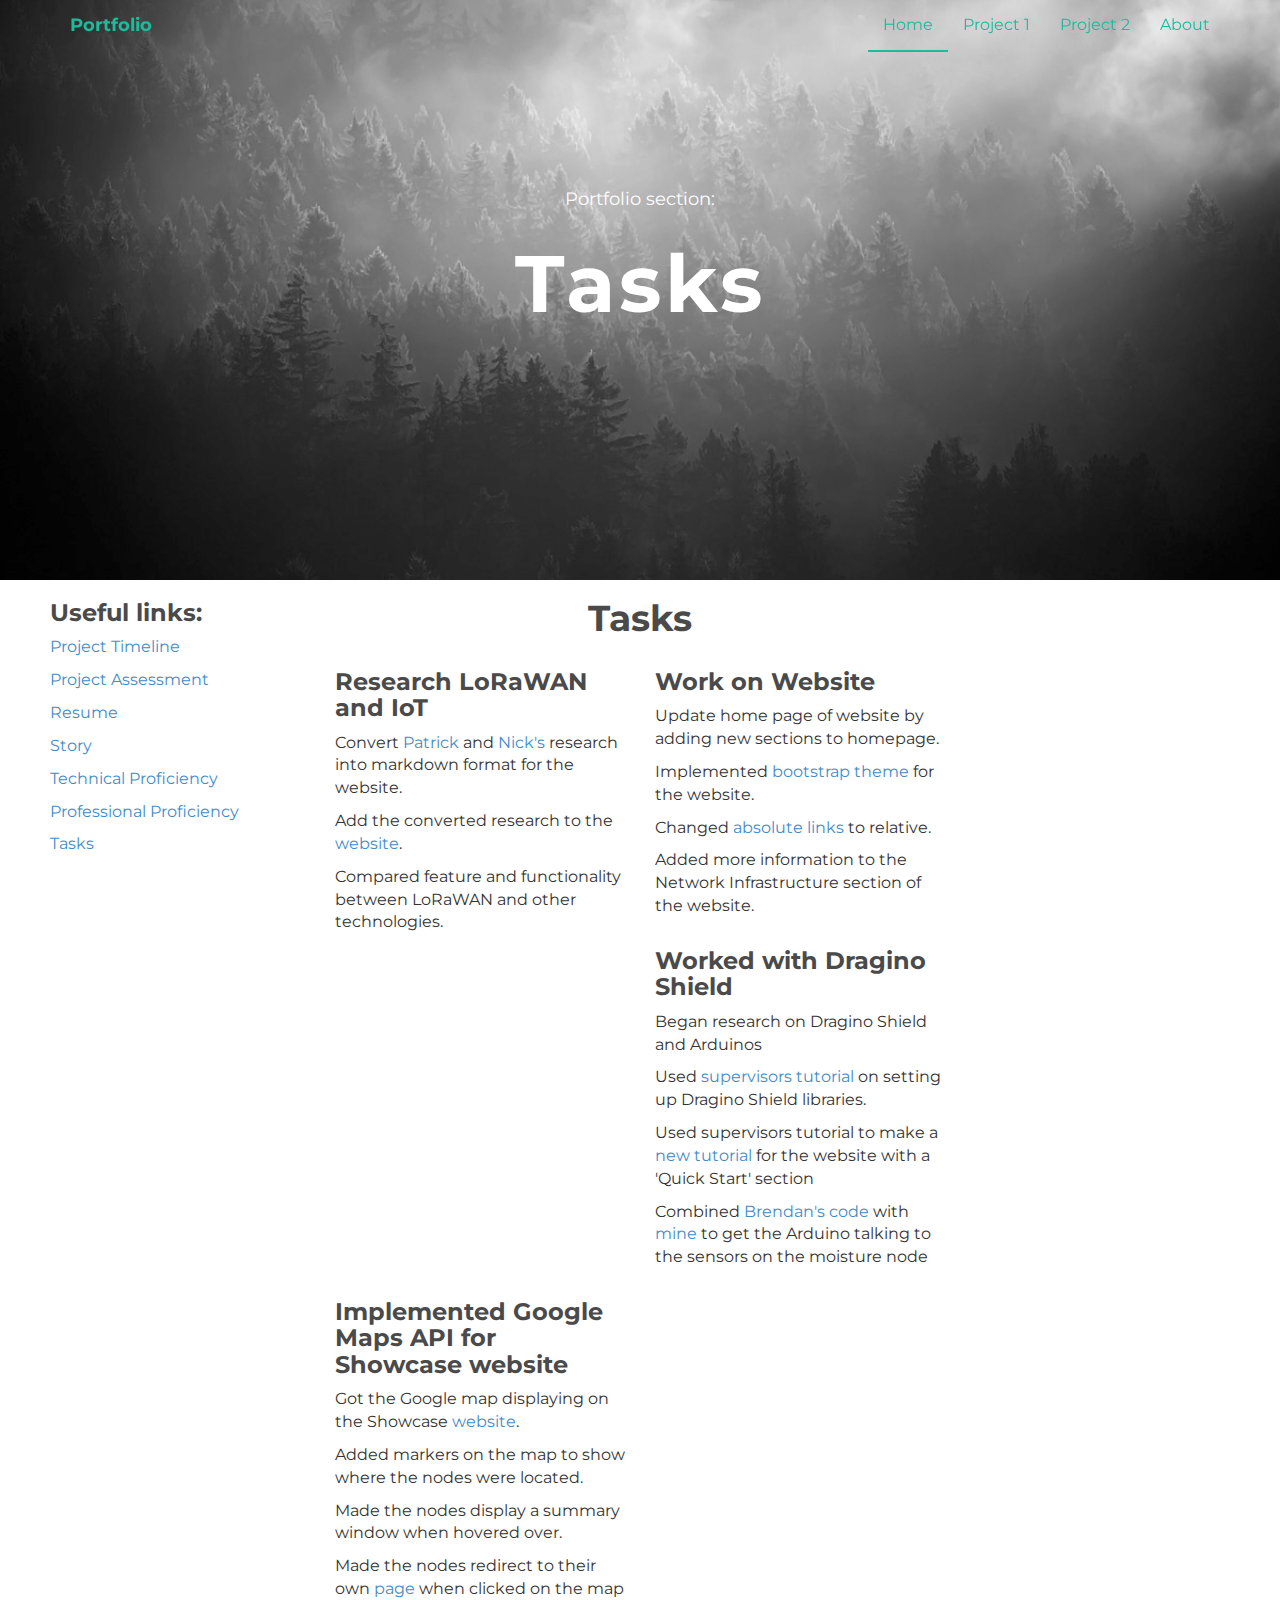
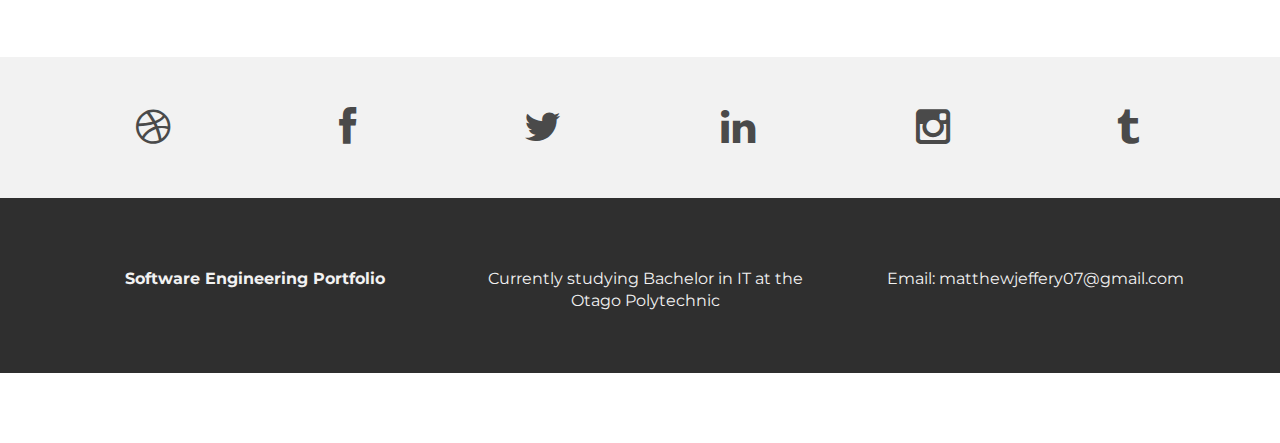
<file: tasks.html>
<!DOCTYPE html>
<html lang="en">
  <head>
    <meta charset="utf-8">
    <meta http-equiv="X-UA-Compatible" content="IE=edge">
    <meta name="viewport" content="width=device-width, initial-scale=1">
    <meta name="description" content="">
    <meta name="author" content="">
    <link rel="shortcut icon" href="assets/ico/favicon.ico">

    <title>IT Portfolio</title>

    <!-- Bootstrap core CSS -->
    <link href="assets/css/bootstrap.css" rel="stylesheet">

    <!-- Custom styles for this template -->
    <link href="assets/css/style.css" rel="stylesheet">
    <link href="assets/css/font-awesome.min.css" rel="stylesheet">

    <script type="text/javascript" src="purify.js"></script>
    <script type="text/javascript" src="assets/js/passwordValidator.js"></script>
  </head>

  <body>

    <!-- Static navbar -->
    <div class="navbar navbar-default navbar-fixed-top" role="navigation">
      <div class="container">
        <div class="navbar-header">
          <button type="button" class="navbar-toggle" data-toggle="collapse" data-target=".navbar-collapse">
            <span class="sr-only">Toggle navigation</span>
            <span class="icon-bar"></span>
            <span class="icon-bar"></span>
            <span class="icon-bar"></span>
          </button>
          <a class="navbar-brand" href="index.html">Portfolio</a>
        </div>
        <div class="navbar-collapse collapse">
          <ul class="nav navbar-nav navbar-right">
            <li class="active"><a href="index.html">Home</a></li>
            <li><a href="project1.html">Project 1</a></li>
            <li><a href="project2.html">Project 2</a></li>
            <li><a href="about.html">About</a></li>
          </ul>
        </div><!--/.nav-collapse -->
      </div>
    </div>


	<div id="headerwrap">
	    <div class="container">
			<div class="row">
				<div class="col-lg-6 col-lg-offset-3">
					<h4>Portfolio section:</h4>
					<h1>Tasks</h1>
				</div>
			</div><!-- /row -->
	    </div> <!-- /container -->
	</div><!-- /headerwrap -->

  <div class="usefulLinks">
        <h3>Useful links:</h3>
         <p> <a href="projectTimeline.html">Project Timeline</a></p>
         <p> <a href="https://opbitproject.wordpress.com/project-assessment/">Project Assessment</a></p>
         <p> <a href="javascript:CheckPass();">Resume</a></p>
         <p> <a href="story.html">Story</a></p>
         <p> <a href="techProf.html">Technical Proficiency</a></p>
         <p> <a href="proProf.html">Professional Proficiency</a></p>
         <p> <a href="tasks.html">Tasks</a></p>

	  <br>
 </div>

    <div class="proficiencyContainer">
      <h1 style="text-align:center;">Tasks</h1>

      <div class="col-md-6">
        <h3>Research LoRaWAN and IoT</h3>
        <p>Convert <a href="assets\img\patTask1Files.png">Patrick</a> and <a href="assets\img\nickTask1Research.png">Nick's</a> research into markdown format for the website.</p>
        <p>Add the converted research to the <a href="https://otagopolytechnic.github.io/DunedinIoT/">website</a>.</p>
        <p>Compared feature and functionality between LoRaWAN and other technologies.</p>
      </div>

      <div class="col-md-6">
        <h3>Work on Website</h3>
        <p>Update home page of website by adding new sections to homepage.</p>
        <p>Implemented <a href="assets\img\implementBootstrapCollab.png">bootstrap theme</a> for the website.</p>
        <p>Changed <a href="assets\img\makingRelativeLinks.png">absolute links</a> to relative.</p>
        <p>Added more information to the Network Infrastructure section of the website.</p>
      </div>

      <br>
      <br>

      <div class="col-md-6">
        <h3>Worked with Dragino Shield</h3>
        <p>Began research on Dragino Shield and Arduinos</p>
        <p>Used <a href="http://thomaslaurenson.com/projects/DraginoLoRaShield.html">supervisors tutorial</a> on setting up Dragino Shield libraries.</p>
        <p>Used supervisors tutorial to make a <a href="https://otagopolytechnic.github.io/DunedinIoT/development/nodes/dragino915Shield/README.html">new tutorial</a> for the website with a 'Quick Start' section</p>
        <p>Combined <a href="https://otagopolytechnic.github.io/DunedinIoT/development/nodes/dragino868TempHumidLDR/Dragino868TempHumidLDR.ino">Brendan's code</a> with <a href="file:///C:/Users/Matthew/OneDrive/BITY3/Project/jeffml1.github.io/assets/img/lora_shield_ttn-915-fix-frequency.ino" download>mine</a> to get the Arduino talking to the sensors on the moisture node</p>
      </div>

      <div class="col-md-6">
        <h3>Implemented Google Maps API for Showcase website</h3>
        <p>Got the Google map displaying on the Showcase <a href="http://iot.op-bit.nz">website</a>.</p>
        <p>Added markers on the map to show where the nodes were located.</p>
        <p>Made the nodes display a summary window when hovered over.</p>
        <p>Made the nodes redirect to their own <a href="http://iot.op-bit.nz/viewNodes/roslyn.html">page</a> when clicked on the map</p>
      </div>

    </div>

<br>
<br>

    <div id="social">
    <div class="container">
      <div class="row centered">
        <div class="col-lg-2">
          <a href="#"><i class="fa fa-dribbble"></i></a>
        </div>
        <div class="col-lg-2">
          <a href="#"><i class="fa fa-facebook"></i></a>
        </div>
        <div class="col-lg-2">
          <a href="#"><i class="fa fa-twitter"></i></a>
        </div>
        <div class="col-lg-2">
          <a href="#"><i class="fa fa-linkedin"></i></a>
        </div>
        <div class="col-lg-2">
          <a href="#"><i class="fa fa-instagram"></i></a>
        </div>
        <div class="col-lg-2">
          <a href="#"><i class="fa fa-tumblr"></i></a>
        </div>

      </div><!-- /row -->
    </div><!-- /container -->
  </div><!-- /social -->

  <div id="footerwrap">
    <div class="container">
      <div class="row centered">
        <div class="col-lg-4">
          <p><b>Software Engineering Portfolio</b></p>
        </div>

        <div class="col-lg-4">
          <p>Currently studying Bachelor in IT at the Otago Polytechnic</p>
        </div>
        <div class="col-lg-4">
          <p>Email: matthewjeffery07@gmail.com</p>
        </div>
      </div>
    </div>
  </div><!-- /footerwrap -->



    <!-- Bootstrap core JavaScript
    ================================================== -->
    <!-- Placed at the end of the document so the pages load faster -->
    <script src="https://ajax.googleapis.com/ajax/libs/jquery/1.11.0/jquery.min.js"></script>
    <script src="assets/js/bootstrap.min.js"></script>
  </body>
</html>
</file>
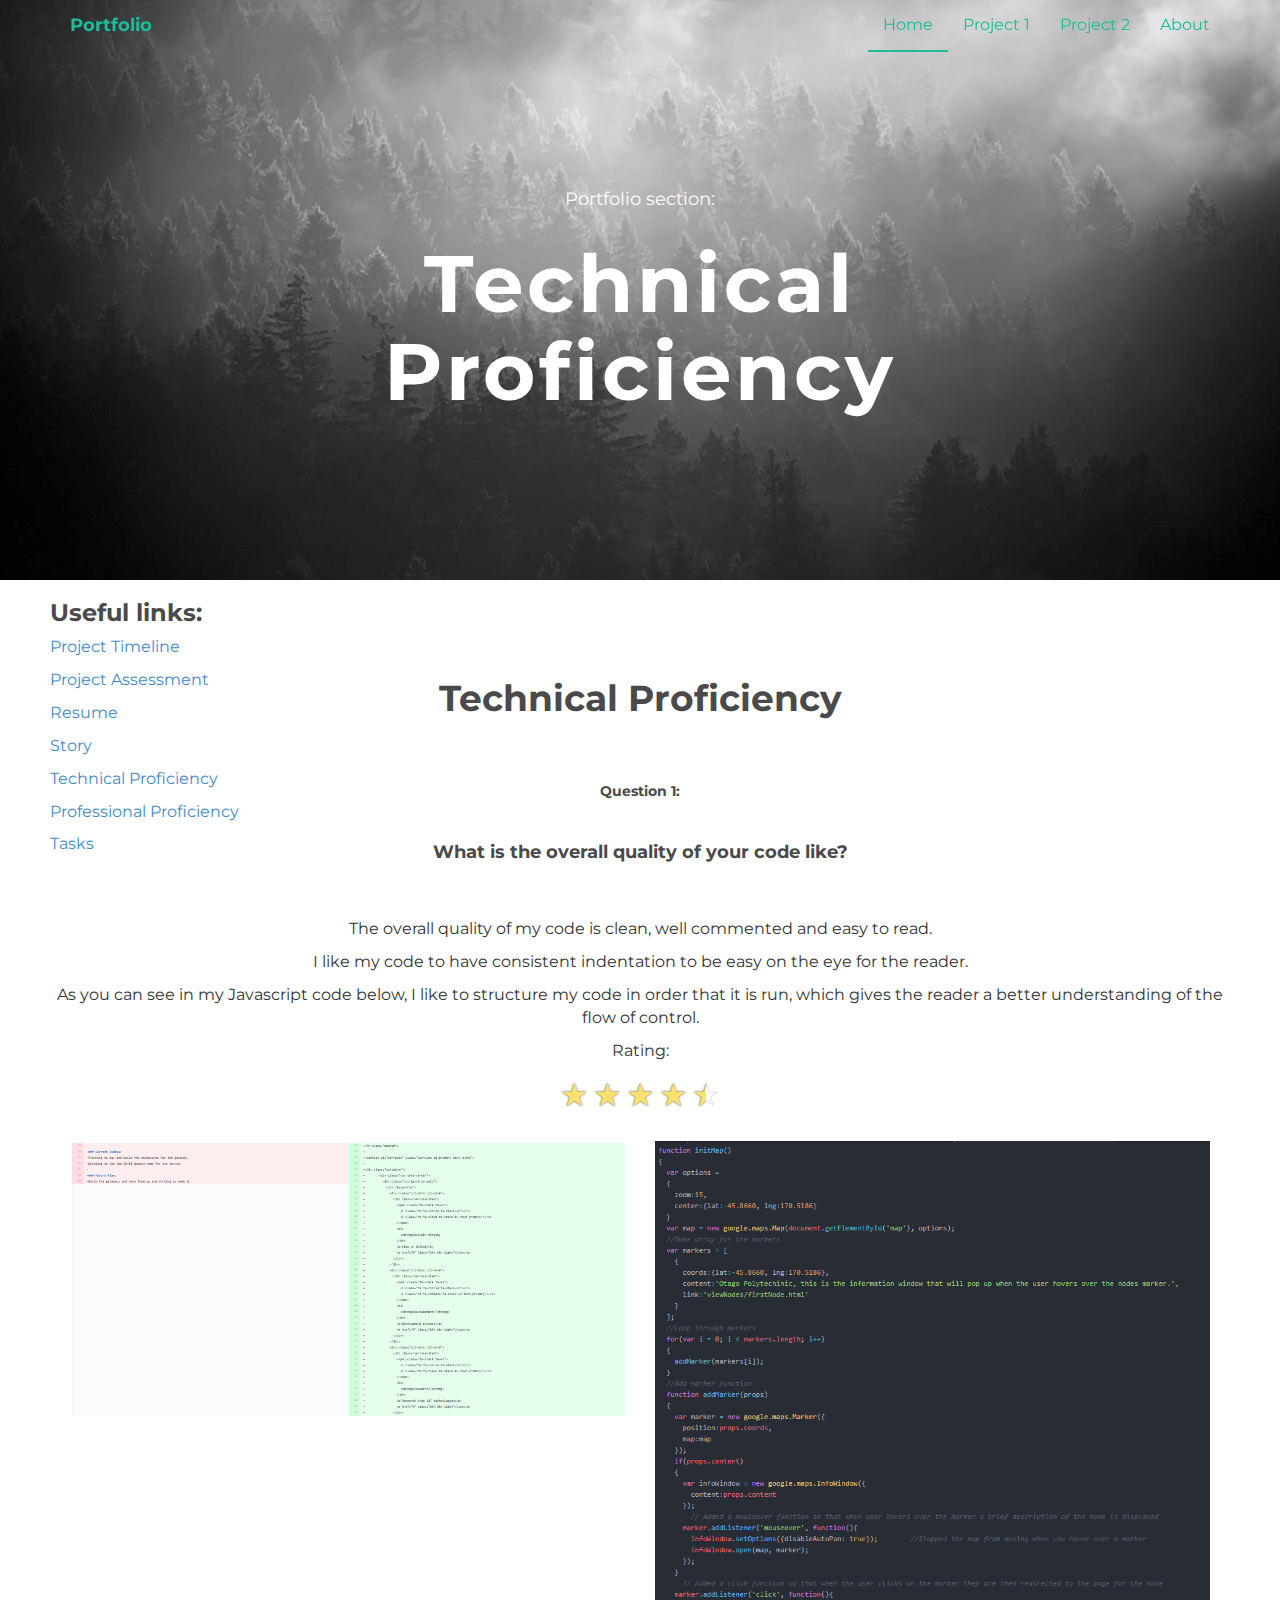
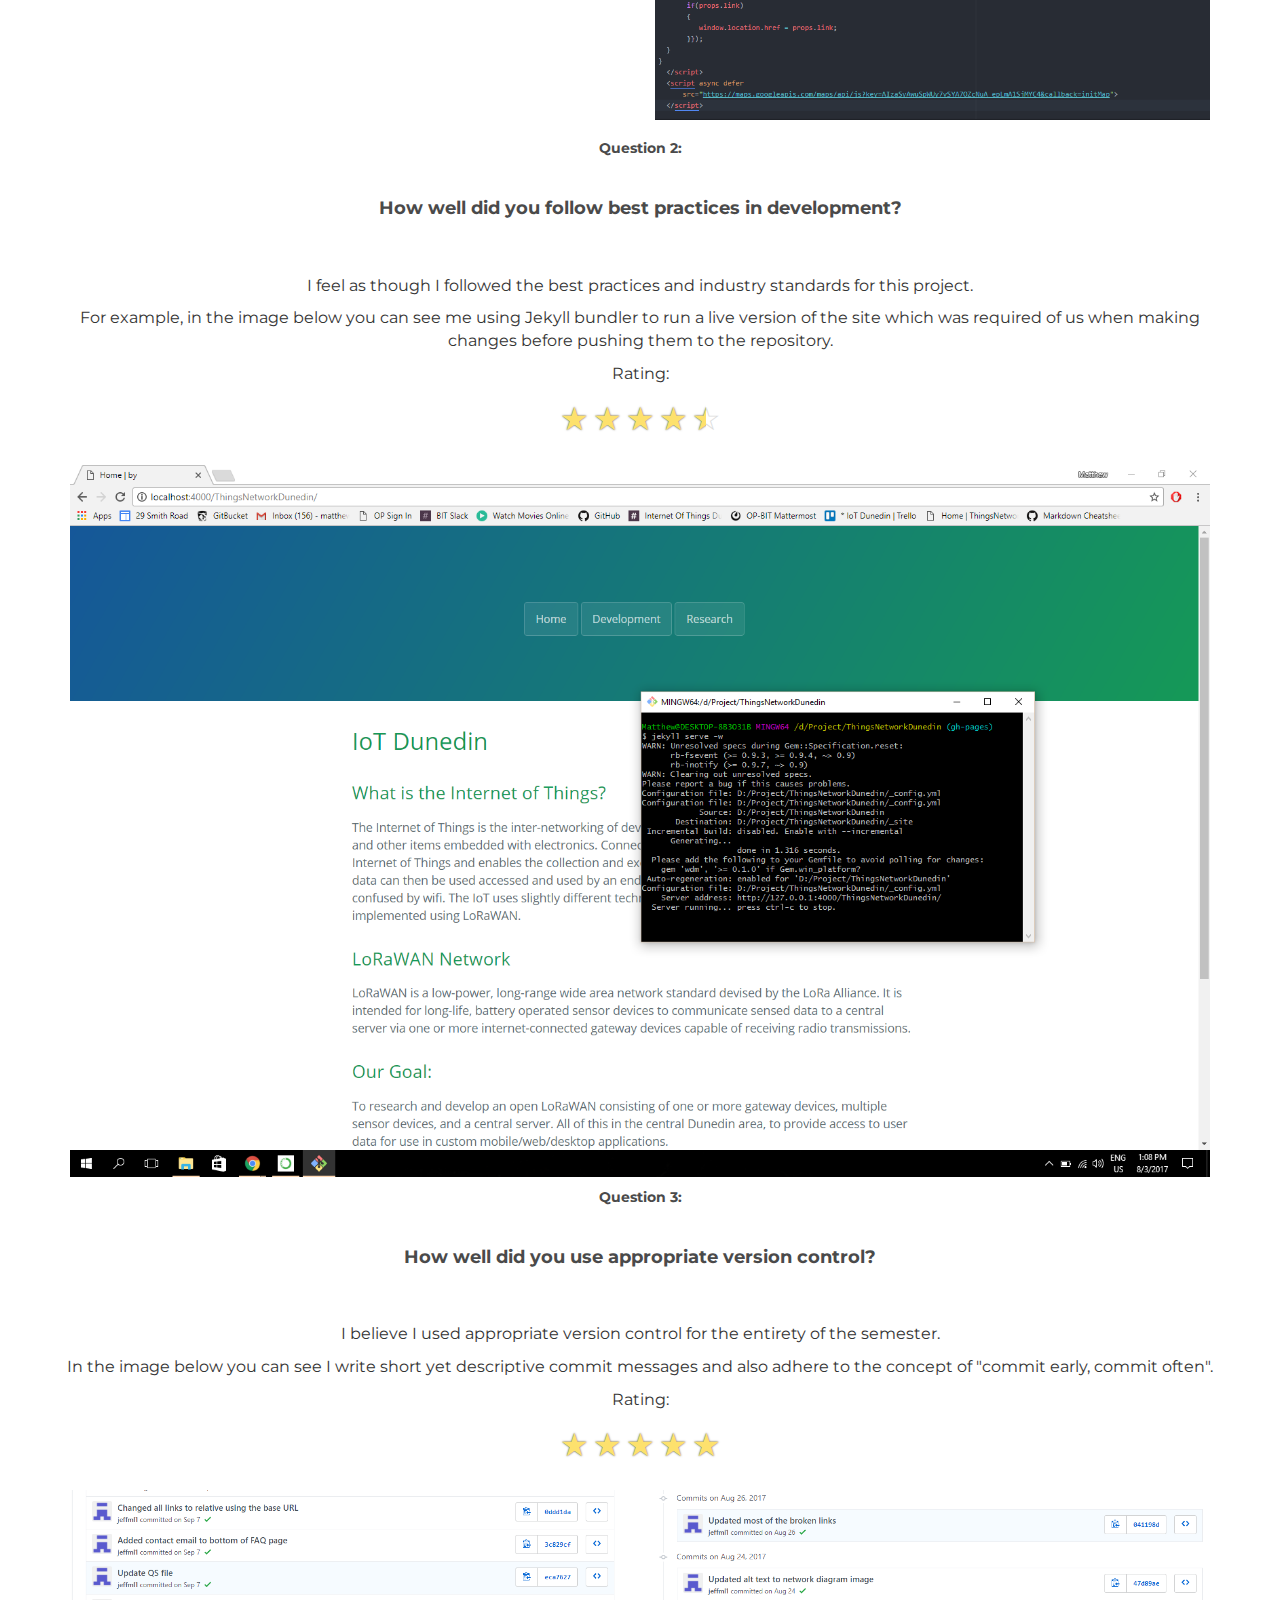
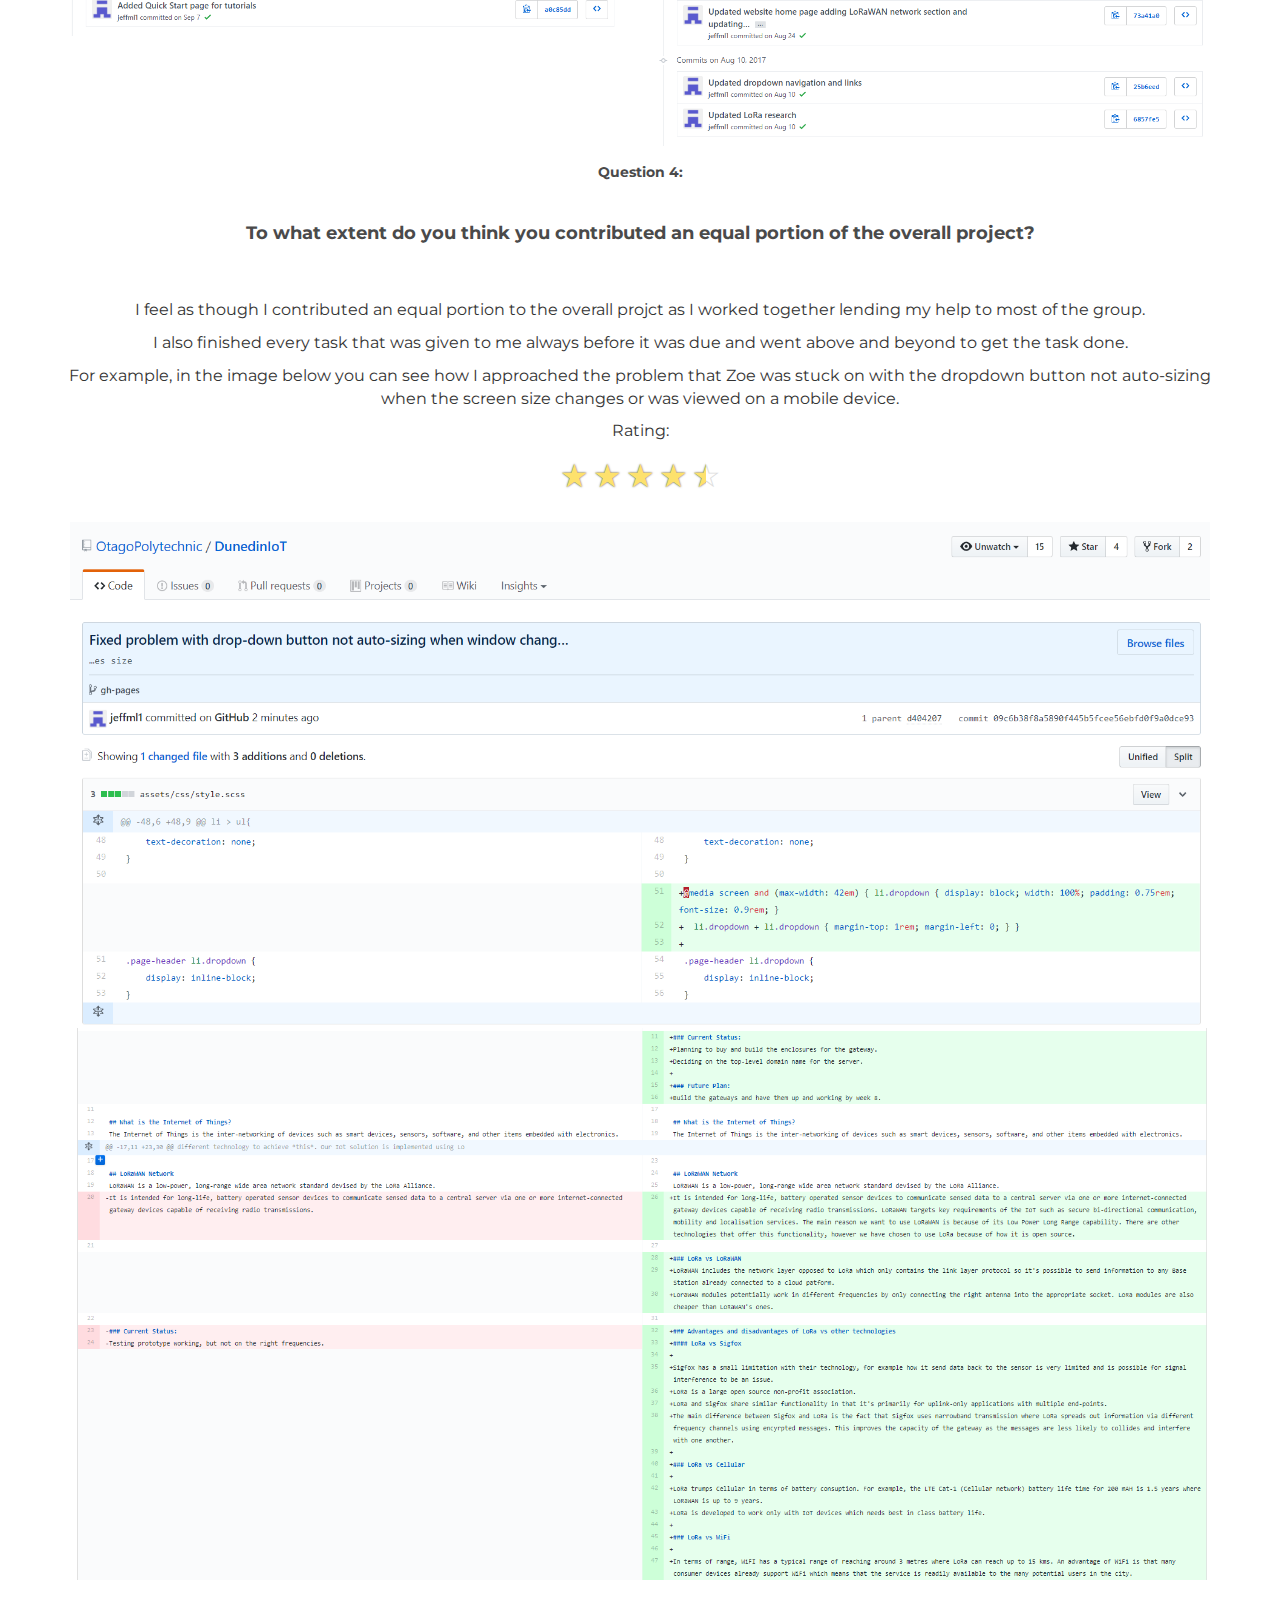
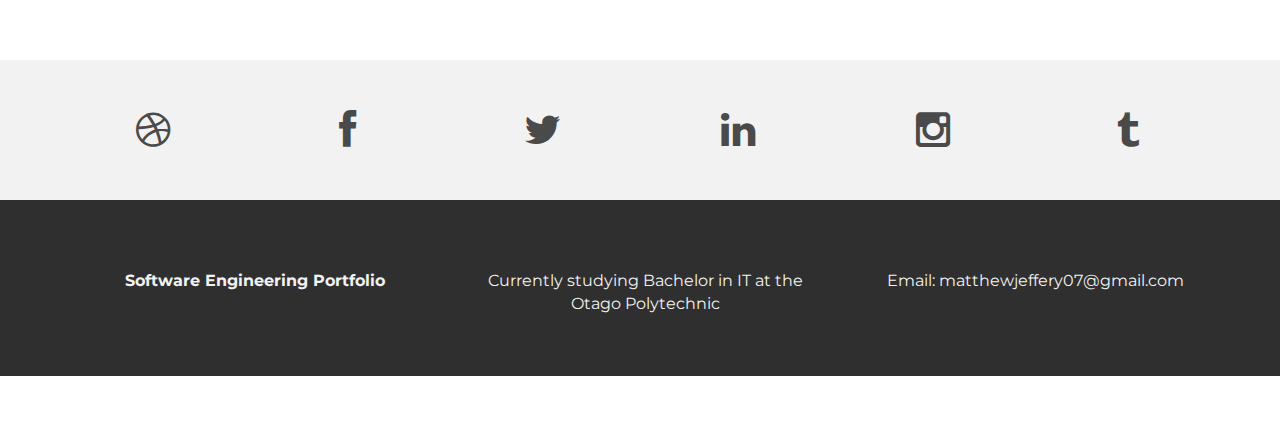
<file: techProf.html>
<!DOCTYPE html>
<html lang="en">
  <head>
    <meta charset="utf-8">
    <meta http-equiv="X-UA-Compatible" content="IE=edge">
    <meta name="viewport" content="width=device-width, initial-scale=1">
    <meta name="description" content="">
    <meta name="author" content="">
    <link rel="shortcut icon" href="assets/ico/favicon.ico">

    <title>IT Portfolio</title>

    <!-- Bootstrap core CSS -->
    <link href="assets/css/bootstrap.css" rel="stylesheet">

    <!-- Custom styles for this template -->
    <link href="assets/css/style.css" rel="stylesheet">
    <link href="assets/css/font-awesome.min.css" rel="stylesheet">

    <script type="text/javascript" src="purify.js"></script>
    <script type="text/javascript" src="assets/js/passwordValidator.js"></script>

  </head>

  <body>

    <!-- Static navbar -->
    <div class="navbar navbar-default navbar-fixed-top" role="navigation">
      <div class="container">
        <div class="navbar-header">
          <button type="button" class="navbar-toggle" data-toggle="collapse" data-target=".navbar-collapse">
            <span class="sr-only">Toggle navigation</span>
            <span class="icon-bar"></span>
            <span class="icon-bar"></span>
            <span class="icon-bar"></span>
          </button>
          <a class="navbar-brand" href="index.html">Portfolio</a>
        </div>
        <div class="navbar-collapse collapse">
          <ul class="nav navbar-nav navbar-right">
            <li class="active"><a href="index.html">Home</a></li>
            <li><a href="project1.html">Project 1</a></li>
            <li><a href="project2.html">Project 2</a></li>
            <li><a href="about.html">About</a></li>
          </ul>
        </div><!--/.nav-collapse -->
      </div>
    </div>


	<div id="headerwrap">
	    <div class="container">
			<div class="row">
				<div class="col-lg-6 col-lg-offset-3">
					<h4>Portfolio section:</h4>
					<h1>Technical Proficiency</h1>
				</div>
			</div><!-- /row -->
	    </div> <!-- /container -->
	</div><!-- /headerwrap -->

  <div class="usefulLinks">
        <h3>Useful links:</h3>
         <p> <a href="projectTimeline.html">Project Timeline</a></p>
         <p> <a href="https://opbitproject.wordpress.com/project-assessment/">Project Assessment</a></p>
         <p> <a href="javascript:CheckPass();">Resume</a></p>
         <p> <a href="story.html">Story</a></p>
         <p> <a href="techProf.html">Technical Proficiency</a></p>
         <p> <a href="proProf.html">Professional Proficiency</a></p>
<p> <a href="tasks.html">Tasks</a></p>

	  <br>
 </div>

<div class="proficiencyContainer">
	<section id="works"></section>
	<div class="container">
		<div class="row centered mt mb">
			<h1>Technical Proficiency</h1>

      <br>
      <br>

      <h5>Question 1:</h5><br>
      <h4>What is the overall quality of your code like?</h4>
      <br>
      <br>
      <p>The overall quality of my code is clean, well commented and easy to read.</p>
      <p>I like my code to have consistent indentation to be easy on the eye for the reader.</p>
      <p>As you can see in my Javascript code below, I like to structure my code in order that it is run, which gives the reader a better understanding of the flow of control.</p>

      <p>Rating:</p>
			<span class="star-icon full">☆</span>
			<span class="star-icon full">☆</span>
			<span class="star-icon full">☆</span>
			<span class="star-icon full">☆</span>
			<span class="star-icon half">☆</span>
      <br><br>
      <img src="assets\img\stylingHomePage.png" class="col-md-6"/>
      <img src="assets\img\cleanJavaScript.png" class="col-md-6"/>

      <h5 style="margin-top:600px;">Question 2:</h5><br>
      <h4>How well did you follow best practices in development?</h4>
      <br>
      <br>
      <p>I feel as though I followed the best practices and industry standards for this project.</p>
      <p>For example, in the image below you can see me using Jekyll bundler to run a live version of the site which was required of us when making changes before pushing them to the repository.</p>


      <p>Rating:</p>
      <span class="star-icon full">☆</span>
      <span class="star-icon full">☆</span>
      <span class="star-icon full">☆</span>
      <span class="star-icon full">☆</span>
      <span class="star-icon half">☆</span>
      <br><br>
      <img src="assets\img\initialLocalJekyll.png" class="col-md-12"/>

      <h5 style="margin-top:725px;">Question 3:</h5><br>
      <h4>How well did you use appropriate version control?</h4>
      <br>
      <br>
      <p>I believe I used appropriate version control for the entirety of the semester.</p>
      <p>In the image below you can see I write short yet descriptive commit messages and also adhere to the concept of "commit early, commit often".</p>

      <p>Rating:</p>
      <span class="star-icon full">☆</span>
      <span class="star-icon full">☆</span>
      <span class="star-icon full">☆</span>
      <span class="star-icon full">☆</span>
      <span class="star-icon full">☆</span>
      <br><br>
      <img src="assets\img\cleanVersionControl.png" class="col-md-6"/>
      <img src="assets\img\cleanVersionControl2.png" class="col-md-6"/>

      <h5 style="margin-top:275px;">Question 4:</h5><br>
      <h4>To what extent do you think you contributed an equal portion of the overall project?</h4>
      <br>
      <br>
      <p>I feel as though I contributed an equal portion to the overall projct as I worked together lending my help to most of the group.</p>
      <p>I also finished every task that was given to me always before it was due and went above and beyond to get the task done.</p>
      <p>For example, in the image below you can see how I approached the problem that Zoe was stuck on with the dropdown button not auto-sizing when the screen size changes or was viewed on a mobile device.</p>

      <p>Rating:</p>
      <span class="star-icon full">☆</span>
      <span class="star-icon full">☆</span>
      <span class="star-icon full">☆</span>
      <span class="star-icon full">☆</span>
      <span class="star-icon half">☆</span>
      <br><br>
      <img src="assets\img\autosizingDropdownCommit.png" class="col-md-12"/>
      <img src="assets\img\updatingWebHomePage.png" class="col-md-12"/>


    </div>

	</div><!-- /container -->
</div>

	<div id="social">
		<div class="container">
			<div class="row centered">
				<div class="col-lg-2">
					<a href="#"><i class="fa fa-dribbble"></i></a>
				</div>
				<div class="col-lg-2">
					<a href="#"><i class="fa fa-facebook"></i></a>
				</div>
				<div class="col-lg-2">
					<a href="#"><i class="fa fa-twitter"></i></a>
				</div>
				<div class="col-lg-2">
					<a href="#"><i class="fa fa-linkedin"></i></a>
				</div>
				<div class="col-lg-2">
					<a href="#"><i class="fa fa-instagram"></i></a>
				</div>
				<div class="col-lg-2">
					<a href="#"><i class="fa fa-tumblr"></i></a>
				</div>

			</div><!-- /row -->
		</div><!-- /container -->
	</div><!-- /social -->

	<div id="footerwrap">
		<div class="container">
			<div class="row centered">
				<div class="col-lg-4">
					<p><b>Software Engineering Portfolio</b></p>
				</div>

				<div class="col-lg-4">
					<p>Currently studying Bachelor in IT at the Otago Polytechnic</p>
				</div>
				<div class="col-lg-4">
					<p>Email: matthewjeffery07@gmail.com</p>
				</div>
			</div>
		</div>
	</div><!-- /footerwrap -->



    <!-- Bootstrap core JavaScript
    ================================================== -->
    <!-- Placed at the end of the document so the pages load faster -->
    <script src="https://ajax.googleapis.com/ajax/libs/jquery/1.11.0/jquery.min.js"></script>
    <script src="assets/js/bootstrap.min.js"></script>
  </body>
</html>
</file>
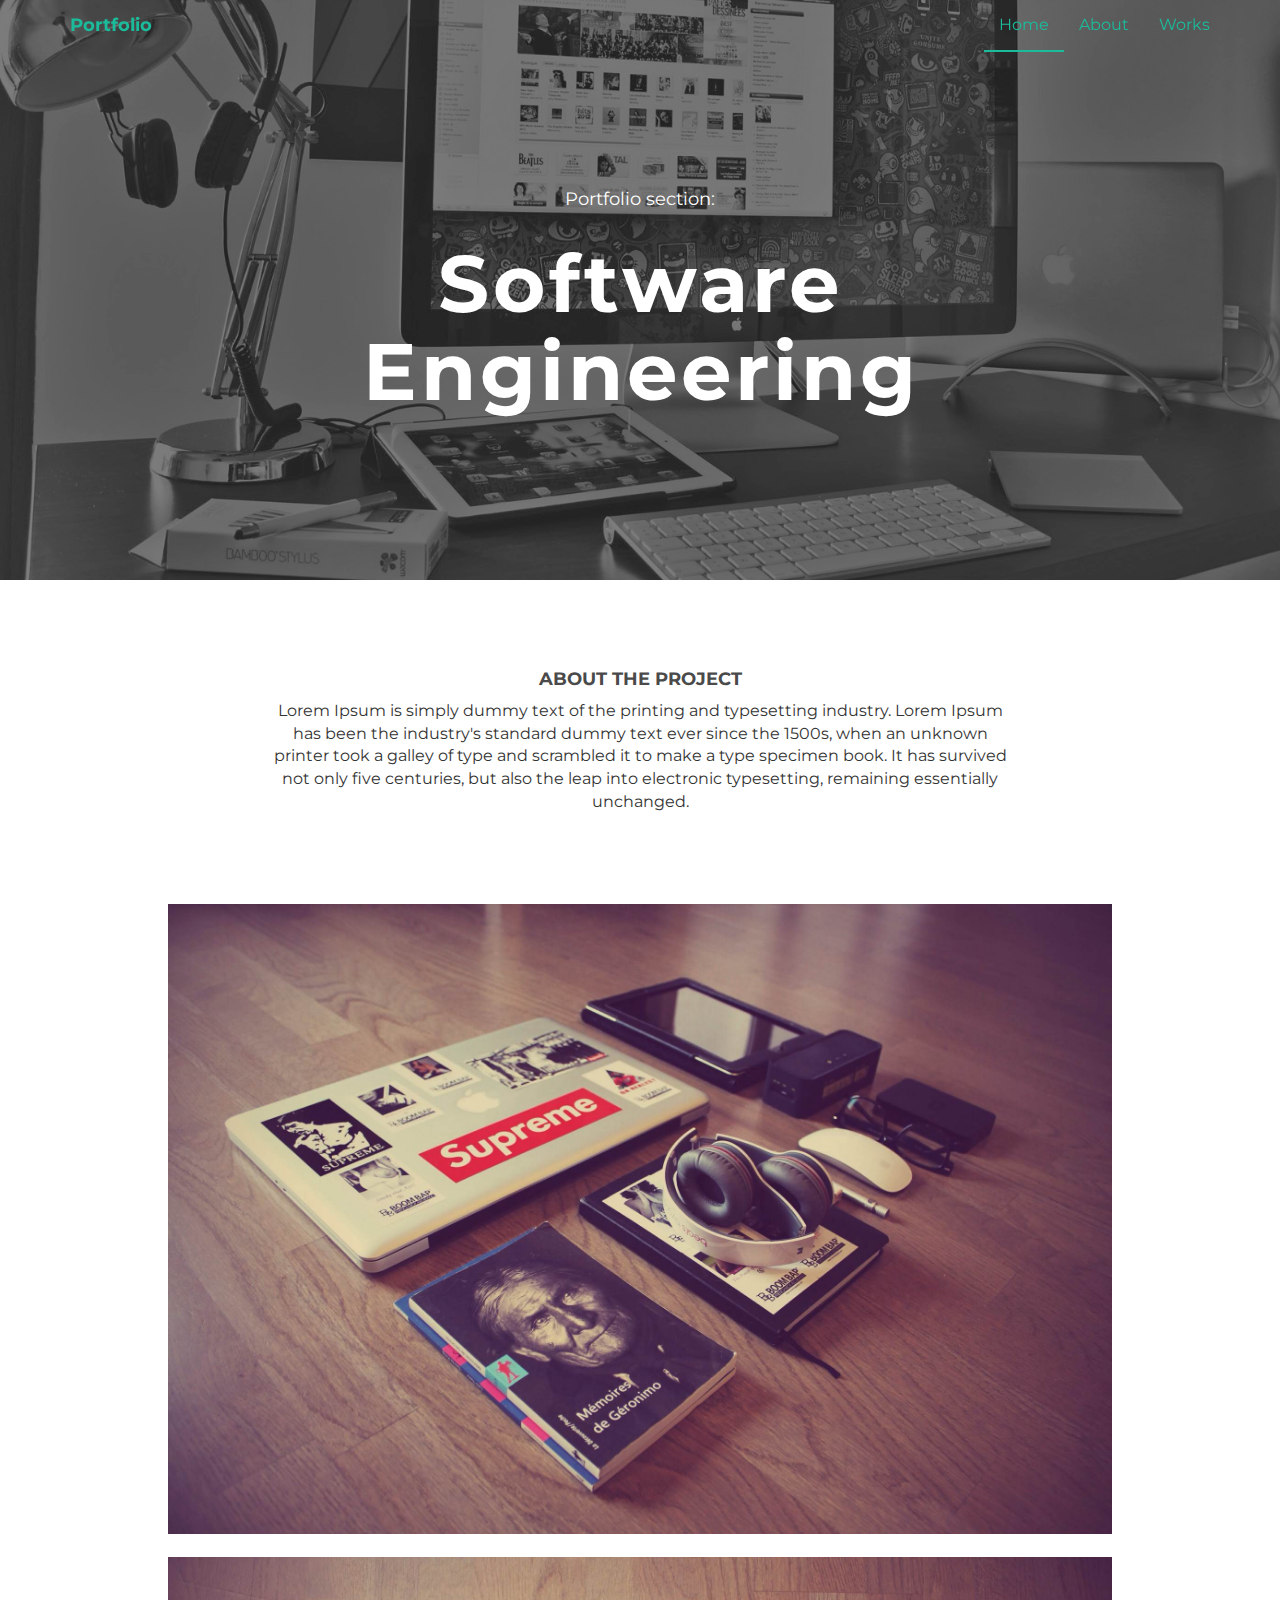
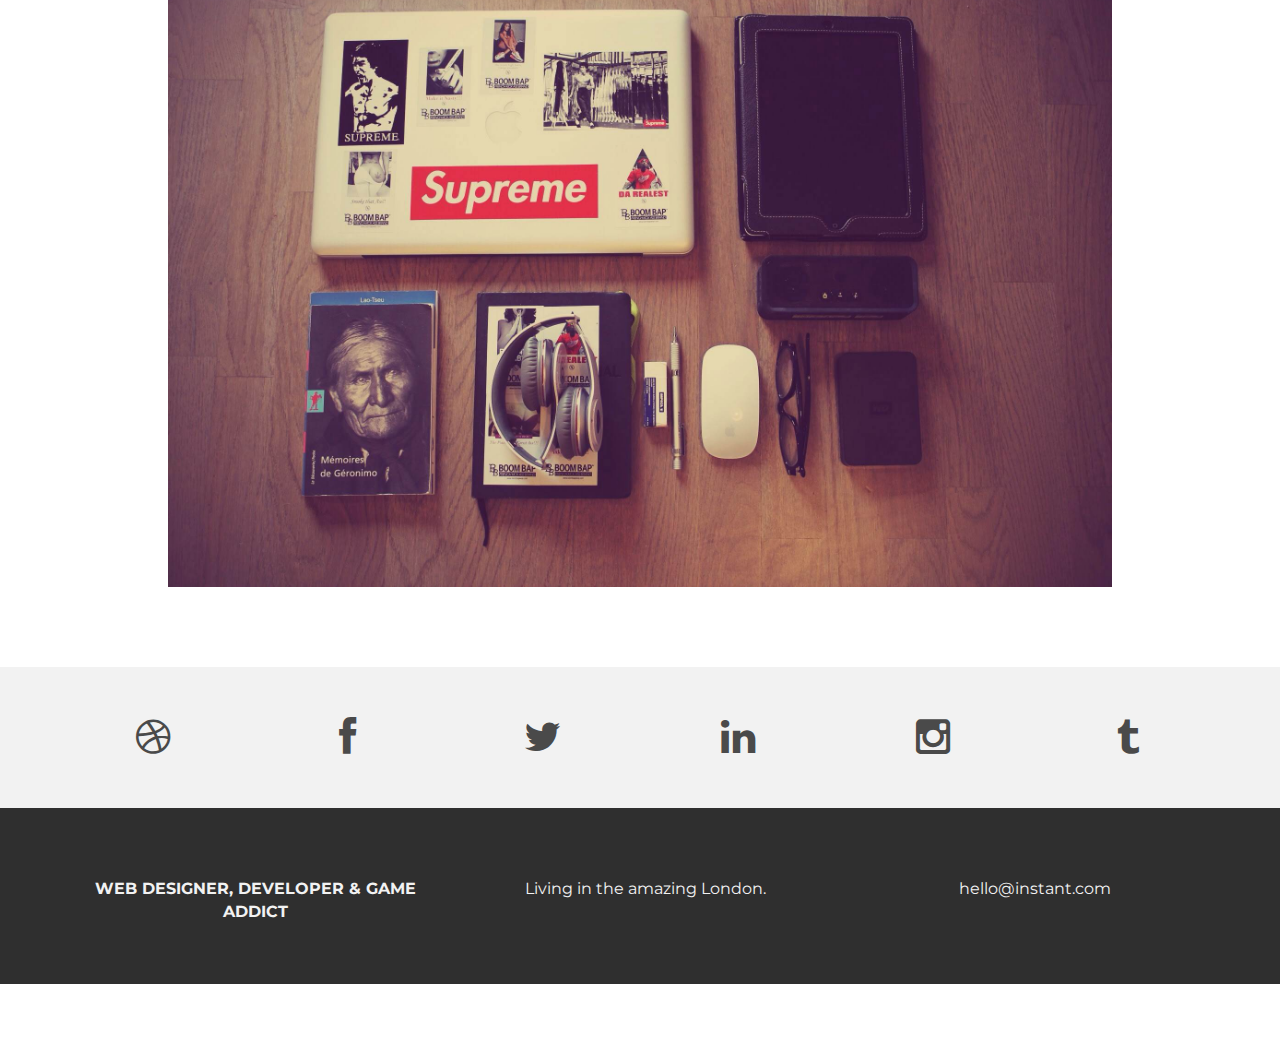
<file: work.html>
<!DOCTYPE html>
<html lang="en">
  <head>
    <meta charset="utf-8">
    <meta http-equiv="X-UA-Compatible" content="IE=edge">
    <meta name="viewport" content="width=device-width, initial-scale=1">
    <meta name="description" content="">
    <meta name="author" content="">
    <link rel="shortcut icon" href="assets/ico/favicon.ico">

    <title>Software Engineering</title>

    <!-- Bootstrap core CSS -->
    <link href="assets/css/bootstrap.css" rel="stylesheet">

    <!-- Custom styles for this template -->
    <link href="assets/css/style.css" rel="stylesheet">
    <link href="assets/css/font-awesome.min.css" rel="stylesheet">

    <!-- Just for debugging purposes. Don't actually copy this line! -->
    <!--[if lt IE 9]><script src="../../assets/js/ie8-responsive-file-warning.js"></script><![endif]-->

    <!-- HTML5 shim and Respond.js IE8 support of HTML5 elements and media queries -->
    <!--[if lt IE 9]>
      <script src="https://oss.maxcdn.com/libs/html5shiv/3.7.0/html5shiv.js"></script>
      <script src="https://oss.maxcdn.com/libs/respond.js/1.4.2/respond.min.js"></script>
    <![endif]-->
  </head>

  <body>

    <!-- Static navbar -->
    <div class="navbar navbar-default navbar-fixed-top" role="navigation">
      <div class="container">
        <div class="navbar-header">
          <button type="button" class="navbar-toggle" data-toggle="collapse" data-target=".navbar-collapse">
            <span class="sr-only">Toggle navigation</span>
            <span class="icon-bar"></span>
            <span class="icon-bar"></span>
            <span class="icon-bar"></span>
          </button>
          <a class="navbar-brand" href="index.html">Portfolio</a>
        </div>
        <div class="navbar-collapse collapse">
          <ul class="nav navbar-nav navbar-right">
            <li class="active"><a href="index.html">Home</a></li>
            <li><a href="about.html">About</a></li>
            <li><a href="#works">Works</a></li>
          </ul>
        </div><!--/.nav-collapse -->
      </div>
    </div>


	<div id="workwrap">
	    <div class="container">
			<div class="row">
				<div class="col-lg-6 col-lg-offset-3">
					<h4>Portfolio section:</h4>
					<h1>Software Engineering</h1>
				</div>
			</div><!-- /row -->
	    </div> <!-- /container -->
	</div><!-- /workwrap -->
	
	<section id="works"></section>
	<div class="container">
		<div class="row centered mt mb">
			<div class="col-lg-8 col-lg-offset-2">
				<h4>ABOUT THE PROJECT</h4>
				<p>Lorem Ipsum is simply dummy text of the printing and typesetting industry. Lorem Ipsum has been the industry's standard dummy text ever since the 1500s, when an unknown printer took a galley of type and scrambled it to make a type specimen book. It has survived not only five centuries, but also the leap into electronic typesetting, remaining essentially unchanged.</p>
			</div>
			<div class="col-lg-10 col-lg-offset-1 mt">
				<img class="img-responsive" src="assets/img/pr01.jpg">
				<br>
				<img class="img-responsive" src="assets/img/pr02.jpg">
			</div>

		</div><!-- /row -->
	</div><!-- /container -->
	
	<div id="social">
		<div class="container">
			<div class="row centered">
				<div class="col-lg-2">
					<a href="#"><i class="fa fa-dribbble"></i></a>
				</div>
				<div class="col-lg-2">
					<a href="#"><i class="fa fa-facebook"></i></a>
				</div>
				<div class="col-lg-2">
					<a href="#"><i class="fa fa-twitter"></i></a>
				</div>
				<div class="col-lg-2">
					<a href="#"><i class="fa fa-linkedin"></i></a>
				</div>
				<div class="col-lg-2">
					<a href="#"><i class="fa fa-instagram"></i></a>
				</div>
				<div class="col-lg-2">
					<a href="#"><i class="fa fa-tumblr"></i></a>
				</div>
			
			</div><!-- /row -->
		</div><!-- /container -->
	</div><!-- /social -->

	<div id="footerwrap">
		<div class="container">
			<div class="row centered">
				<div class="col-lg-4">
					<p><b>WEB DESIGNER, DEVELOPER & GAME ADDICT</b></p>
				</div>
			
				<div class="col-lg-4">
					<p>Living in the amazing London.</p>
				</div>
				<div class="col-lg-4">
					<p>hello@instant.com</p>
				</div>
			
			</div>
		
		</div>
	</div><!-- /footerwrap -->
	


    <!-- Bootstrap core JavaScript
    ================================================== -->
    <!-- Placed at the end of the document so the pages load faster -->
    <script src="https://ajax.googleapis.com/ajax/libs/jquery/1.11.0/jquery.min.js"></script>
    <script src="assets/js/bootstrap.min.js"></script>
  </body>
</html>
</file>
<file: assets/css/style.css>
/*
 * Author: Carlos Alvarez
 * URL: http://Alvarez.is
 *
 * Project Name: NYC Design
 * Version: 1.0
 * Date: 04-20-2014
 * URL:
 */


/* ==========================================================================
   Base Styles, Bootstrap Modifications & Fonts Import
   ========================================================================== */

@import url(https://fonts.googleapis.com/css?family=Montserrat:400,700);


::-moz-selection {
    background: #f2c2c9;
    color: #a4003a;
    text-shadow: none;
}

::selection {
    background: #16a085;
    color: #a4003a;
    text-shadow: none;
}

/*
 * A better looking default horizontal rule
 */

 hr {
    display: block;
    height: 1px;
    border: 0;
    border-top: 1px solid #ccc;
    margin: 1em 0;
    padding: 0;
}

.centered {
	text-align: center
}

.mt {
	margin-top: 80px;
}

.mb {
	margin-bottom: 80px;
}

/* ==========================================================================
   General styles
   ========================================================================== */


body {
    font-family: 'Montserrat', sans-serif;
    font-weight: 400;
    font-size: 16px;

    -webkit-font-smoothing: antialiased;
    -webkit-overflow-scrolling: touch;
}

h1, h2, h3, h4, h5, h6 {
	font-weight: 700;
    color: #4a4a4a;
}


.navbar-brand {
	font-weight: 700;
}

.navbar-default .navbar-brand {
	color: #1abc9c;
}

.navbar-default {
	background-color: transparent;
	border-color: transparent;
}

.navbar-default .navbar-nav > .active > a, .navbar-default .navbar-nav > .active > a:hover, .navbar-default .navbar-nav > .active > a:focus {
	color: #1abc9c;
	background-color: transparent;
	border-bottom: 2px solid #1abc9c
}

.navbar-default .navbar-nav > li > a {
	color: #1abc9c;
}

/* ==========================================================================
   Wrap Sections
   ========================================================================== */

.figs {
  width: 450px;
  height: 250px;
}

.star-icon {
	color: #ddd;
	font-size: 2em;
	position: relative;
}

.star-icon.full:before {
	text-shadow: 0 0 2px rgba(0,0,0,0.7);
	color: #FDE16D;
	content: '\2605'; /* Full star in UTF-8 */
	position: absolute;
	left: 0;
}

.star-icon.half:before {
	text-shadow: 0 0 2px rgba(0,0,0,0.7);
	color: #FDE16D;
	content: '\2605'; /* Full star in UTF-8 */
	position: absolute;
	left: 0;
	width: 50%;
	overflow: hidden;
}

#headerwrap {
	background: url(../img/back.jpg) no-repeat center top;
	margin-top: -70px;
	padding-top: 250px;
	text-align:center;
	background-attachment: relative;
	background-position: center center;
	min-height: 650px;
	width: 100%;

    -webkit-background-size: 100%;
    -moz-background-size: 100%;
    -o-background-size: 100%;
    background-size: 100%;

    -webkit-background-size: cover;
    -moz-background-size: cover;
    -o-background-size: cover;
    background-size: cover;
}

#headerwrap h1 {
	color:#ffffff;
	padding-top: 10px;
	padding-bottom: 20px;
	letter-spacing: 4px;
	font-size: 80px;
	font-weight: bold;
}

#headerwrap h4 {
	font-weight: 400;
	color: #ffffff
}

#social {
	padding-top: 50px;
	padding-bottom: 50px;
	background-color: #f2f2f2;
}

#social i {
	font-size: 40px;
	color: #4a4a4a
}

#social i:hover {
	color: #1abc9c
}

#footerwrap {
	padding-top: 70px;
	padding-bottom: 50px;
	background-color: #2f2f2f;
}

#footerwrap p {
	color: #f2f2f2;
	margin-left: 10px;
}

#workwrap {
	background: url(../img/work.jpg) no-repeat center top;
	margin-top: -70px;
	padding-top: 250px;
	text-align:center;
	background-attachment: relative;
	background-position: center center;
	min-height: 650px;
	width: 100%;

    -webkit-background-size: 100%;
    -moz-background-size: 100%;
    -o-background-size: 100%;
    background-size: 100%;

    -webkit-background-size: cover;
    -moz-background-size: cover;
    -o-background-size: cover;
    background-size: cover;
}

#workwrap h1 {
	color:#ffffff;
	padding-top: 10px;
	padding-bottom: 20px;
	letter-spacing: 4px;
	font-size: 80px;
	font-weight: bold;
}

#workwrap h4 {
	font-weight: 400;
	color: #ffffff
}

#aboutwrap {
	background: url(../img/collaborate.jpg) no-repeat center top;
	margin-top: -70px;
	padding-top: 250px;
	text-align:center;
	background-attachment: relative;
	background-position: center center;
	min-height: 550px;
	width: 100%;

    -webkit-background-size: 100%;
    -moz-background-size: 100%;
    -o-background-size: 100%;
    background-size: 100%;

    -webkit-background-size: cover;
    -moz-background-size: cover;
    -o-background-size: cover;
    background-size: cover;
}

.timelineContainer p{
	padding-top: 10px;
	margin-left: -20px;

}

.timelineContainer {
	width: 50%;
	display: table;
	margin: 0 auto;
	margin-top: -210px;
}

.projectContainer {
	width: 50%;
	display: table;
	margin: 0 auto;
	margin-top: -210px;
}

.proficiencyContainer {
	width: 50%;
	display: table;
	margin: 0 auto;
	margin-top: -310px;
}

.usefulLinks {
	padding-left: 50px;
	margin-top: 10px;
}



/* Gallery */
.gallery {
	margin-top: 30px;
}

.gallery img:hover {
	opacity: 0.4;
}
</file>
